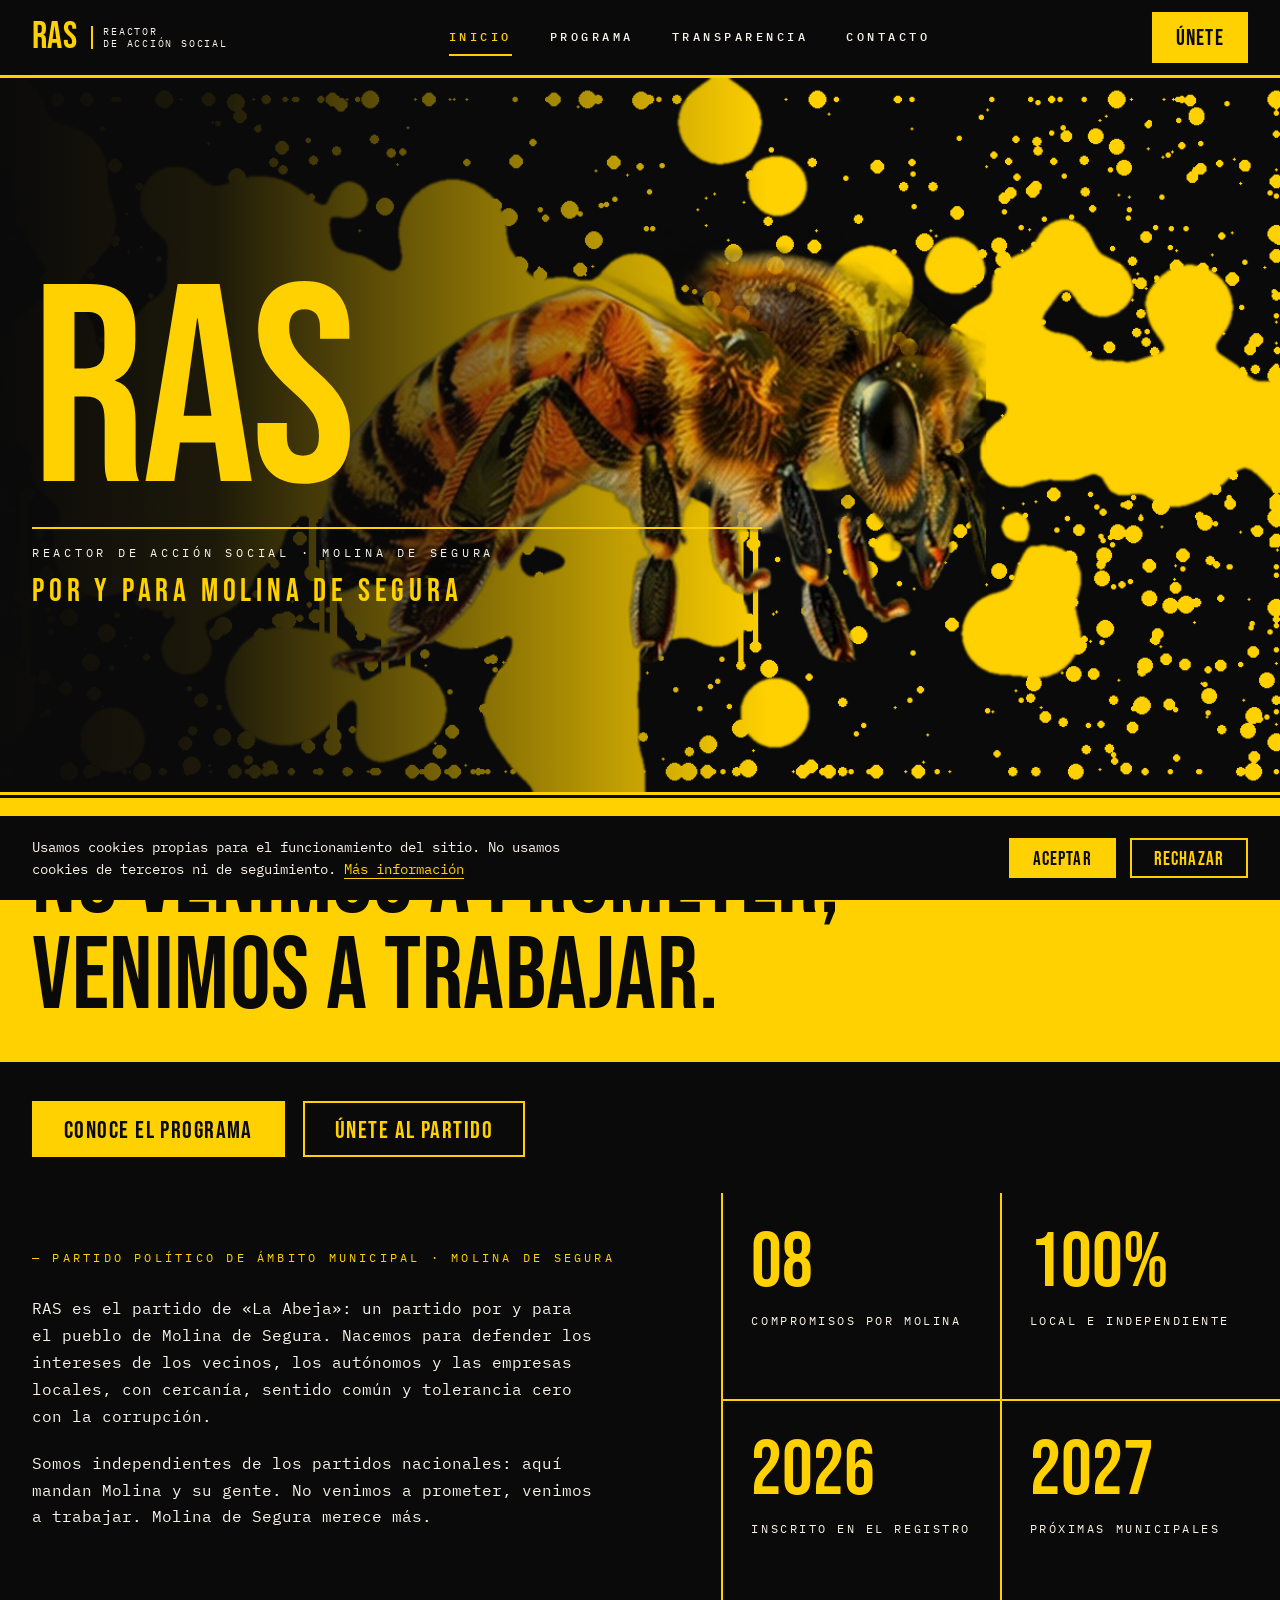
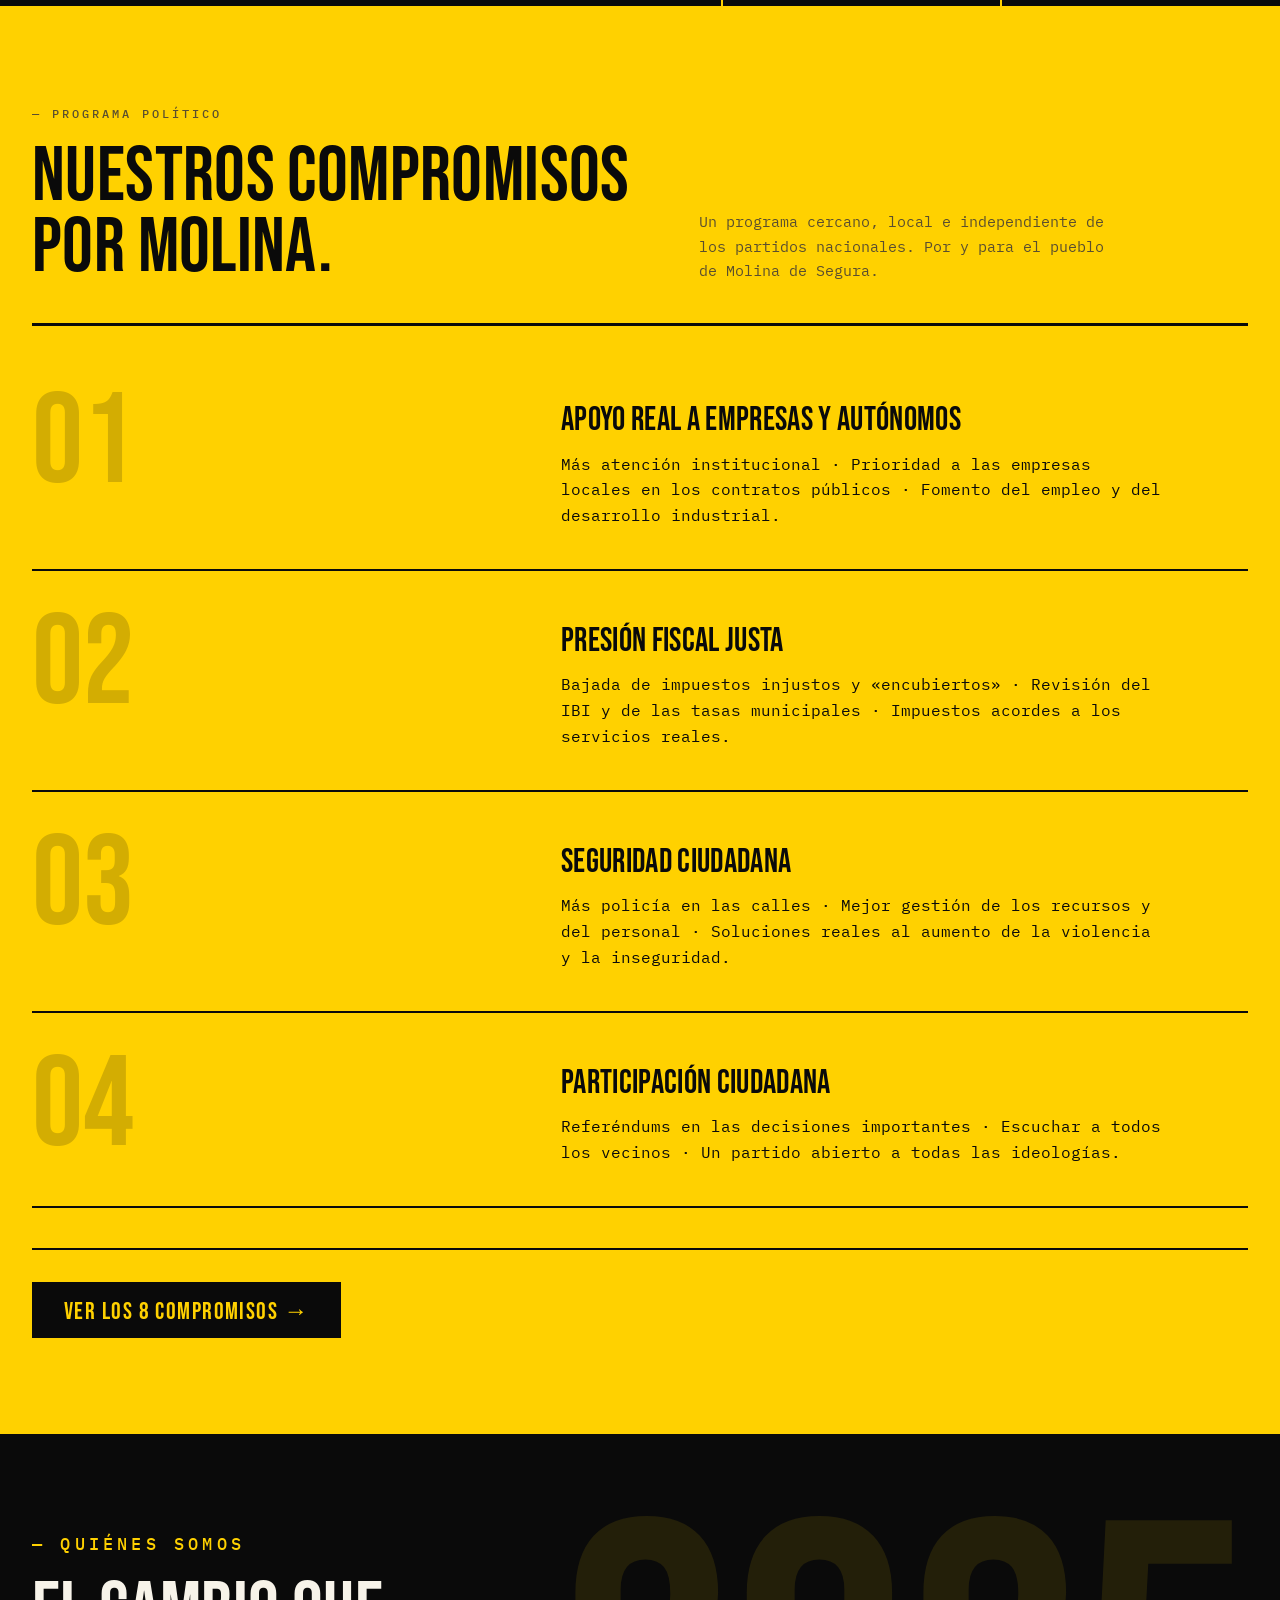
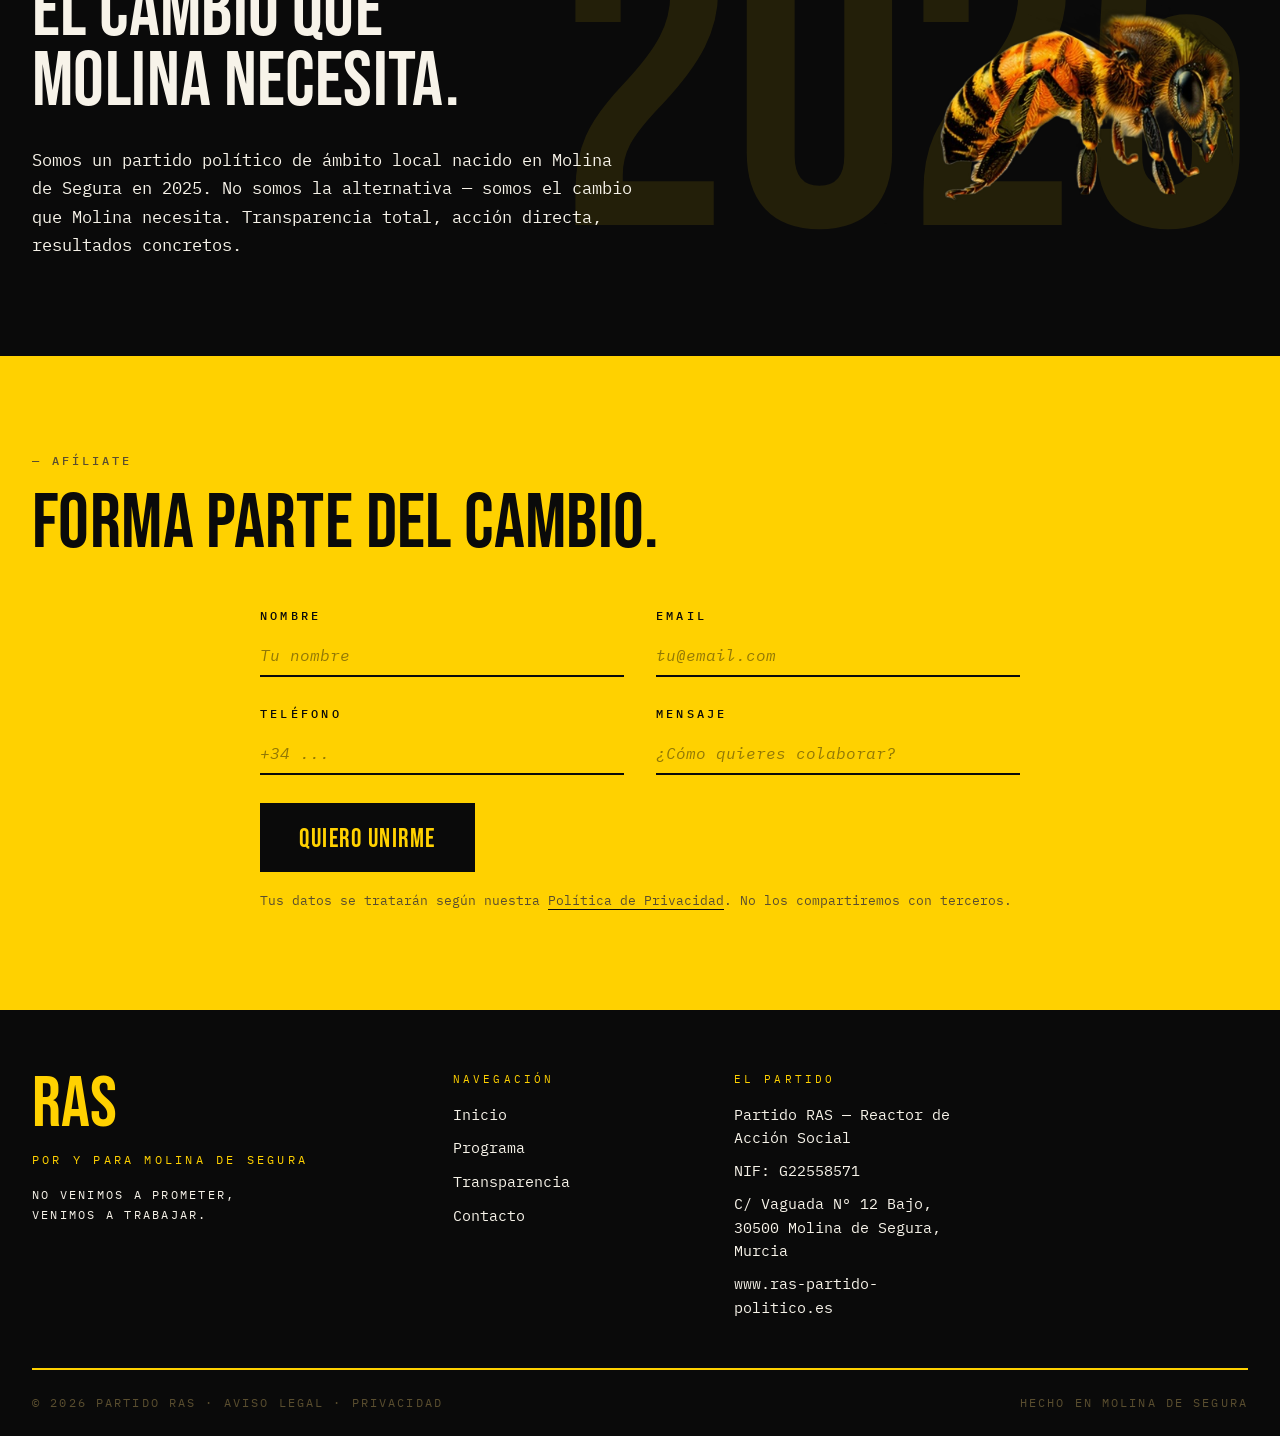
<file: index.html>
<!DOCTYPE html>
<html lang="es">
<head>
  <!-- ============================================================
       META
       ============================================================ -->
  <meta charset="UTF-8" />
  <meta name="viewport" content="width=device-width, initial-scale=1.0" />
  <title>RAS · Reactor de Acción Social — Molina de Segura</title>
  <meta name="description" content="Partido RAS, Reactor de Acción Social. Partido político de ámbito local de Molina de Segura. Por y para Molina de Segura: no venimos a prometer, venimos a trabajar." />
  <meta property="og:title" content="RAS · Reactor de Acción Social — Molina de Segura" />
  <meta property="og:type" content="website" />
  <meta property="og:description" content="Partido político de ámbito local de Molina de Segura. No venimos a prometer, venimos a trabajar." />
  <link rel="canonical" href="https://www.ras-partido-politico.es/" />

  <!-- FUENTES -->
  <link rel="preconnect" href="https://fonts.googleapis.com">
  <link rel="preconnect" href="https://fonts.gstatic.com" crossorigin>
  <link href="https://fonts.googleapis.com/css2?family=Bebas+Neue&family=IBM+Plex+Mono:wght@300;400;500;600;700&display=swap" rel="stylesheet">
  <link rel="stylesheet" href="styles.css" />
</head>
<body>

  <!-- ============================================================
       HEADER / NAVBAR
       ============================================================ -->
  <header class="navbar" id="navbar">
    <div class="navbar-inner">
      <a href="index.html" class="logo" aria-label="RAS — Reactor de Acción Social">
        <span class="logo-mark">RAS</span>
        <span class="logo-sub">Reactor<br/>de Acción Social</span>
      </a>
      <nav class="nav-links" aria-label="Navegación principal">
        <a href="index.html" aria-current="page">Inicio</a>
        <a href="programa.html">Programa</a>
        <a href="transparencia.html">Transparencia</a>
        <a href="contacto.html">Contacto</a>
      </nav>
      <a href="#unete" class="nav-cta">Únete</a>
      <button class="hamburger" id="hamburger" aria-label="Abrir menú" aria-expanded="false">
        <span></span><span></span><span></span>
      </button>
    </div>
  </header>

  <!-- menú móvil -->
  <aside class="mobile-menu" id="mobileMenu" aria-hidden="true">
    <a href="index.html">Inicio</a>
    <a href="programa.html">Programa</a>
    <a href="transparencia.html">Transparencia</a>
    <a href="contacto.html">Contacto</a>
    <a href="#unete" class="nav-cta nav-cta--mobile">Únete</a>
  </aside>

  <!-- ============================================================
       HERO
       ============================================================ -->
  <section class="hero" id="inicio">
    <div class="hero-mark">
      <div class="hero-mark-inner">
        <span class="hero-mark-text">RAS</span>
        <span class="hero-mark-sub">Reactor de Acción Social · Molina de Segura</span>
        <span class="hero-mark-slogan">Por y para Molina de Segura</span>
      </div>
    </div>

    <div class="hero-slogan">
      <p class="hero-slogan-text">No venimos a prometer,<br/>venimos a trabajar.</p>
    </div>

    <!-- CTAs bajo el lema -->
    <div class="hero-cta-row">
      <a href="programa.html" class="btn btn-solid">Conoce el programa</a>
      <a href="#unete" class="btn btn-outline">Únete al partido</a>
    </div>

    <div class="hero-grid">
      <div class="hero-col hero-col--left">
        <p class="hero-eyebrow">— Partido político de ámbito municipal · Molina de Segura</p>
        <p class="hero-lead">
          RAS es el partido de «La Abeja»: un partido por y para el pueblo de Molina de
          Segura. Nacemos para defender los intereses de los vecinos, los autónomos y las
          empresas locales, con cercanía, sentido común y tolerancia cero con la corrupción.
        </p>
        <p class="hero-lead">
          Somos independientes de los partidos nacionales: aquí mandan Molina y su gente.
          No venimos a prometer, venimos a trabajar. Molina de Segura merece más.
        </p>
      </div>

      <div class="hero-col hero-col--right">
        <div class="hero-stat">
          <span class="hero-stat-num">08</span>
          <span class="hero-stat-lbl">Compromisos por Molina</span>
        </div>
        <div class="hero-stat">
          <span class="hero-stat-num">100%</span>
          <span class="hero-stat-lbl">Local e independiente</span>
        </div>
        <div class="hero-stat">
          <span class="hero-stat-num">2026</span>
          <span class="hero-stat-lbl">Inscrito en el Registro</span>
        </div>
        <div class="hero-stat">
          <span class="hero-stat-num">2027</span>
          <span class="hero-stat-lbl">Próximas municipales</span>
        </div>
      </div>
    </div>
  </section>

  <!-- ============================================================
       COMPROMISOS (resumen — solo 4 en el index)
       ============================================================ -->
  <section class="compromisos" id="compromisos">
    <div class="compromisos-head">
      <div class="compromisos-head-left">
        <p class="section-eyebrow">— Programa político</p>
        <h2 class="section-title">Nuestros compromisos<br/>por Molina.</h2>
      </div>
      <div class="compromisos-head-right">
        <p class="section-note">
          Un programa cercano, local e independiente de los partidos nacionales.
          Por y para el pueblo de Molina de Segura.
        </p>
      </div>
    </div>

    <ol class="compromisos-list">
      <li class="compromiso">
        <span class="compromiso-num">01</span>
        <div class="compromiso-body">
          <h3 class="compromiso-title">Apoyo real a empresas y autónomos</h3>
          <p class="compromiso-text">
            Más atención institucional · Prioridad a las empresas locales en los
            contratos públicos · Fomento del empleo y del desarrollo industrial.
          </p>
        </div>
      </li>
      <li class="compromiso">
        <span class="compromiso-num">02</span>
        <div class="compromiso-body">
          <h3 class="compromiso-title">Presión fiscal justa</h3>
          <p class="compromiso-text">
            Bajada de impuestos injustos y «encubiertos» · Revisión del IBI y de las
            tasas municipales · Impuestos acordes a los servicios reales.
          </p>
        </div>
      </li>
      <li class="compromiso">
        <span class="compromiso-num">03</span>
        <div class="compromiso-body">
          <h3 class="compromiso-title">Seguridad ciudadana</h3>
          <p class="compromiso-text">
            Más policía en las calles · Mejor gestión de los recursos y del personal ·
            Soluciones reales al aumento de la violencia y la inseguridad.
          </p>
        </div>
      </li>
      <li class="compromiso">
        <span class="compromiso-num">04</span>
        <div class="compromiso-body">
          <h3 class="compromiso-title">Participación ciudadana</h3>
          <p class="compromiso-text">
            Referéndums en las decisiones importantes · Escuchar a todos los vecinos ·
            Un partido abierto a todas las ideologías.
          </p>
        </div>
      </li>
    </ol>

    <div class="compromisos-more">
      <a href="programa.html" class="btn btn-dark">Ver los 8 compromisos →</a>
    </div>
  </section>

  <!-- ============================================================
       QUIÉNES SOMOS
       ============================================================ -->
  <section class="about" id="quienes-somos">
    <span class="about-year" aria-hidden="true">2025</span>
    <div class="about-grid">
      <div class="about-text">
        <p class="section-eyebrow">— Quiénes somos</p>
        <h2 class="section-title">El cambio que<br/>Molina necesita.</h2>
        <!-- EDITAR: texto definitivo del cliente -->
        <p>
          Somos un partido político de ámbito local nacido en Molina de Segura en 2025.
          No somos la alternativa — somos el cambio que Molina necesita. Transparencia total,
          acción directa, resultados concretos.
        </p>
      </div>
      <div class="about-bee">
        <img src="assets/bee.png" alt="La abeja, símbolo del Partido RAS" />
      </div>
    </div>
  </section>

  <!-- ============================================================
       ÚNETE
       ============================================================ -->
  <section class="unete" id="unete">
    <div class="unete-head">
      <p class="section-eyebrow">— Afíliate</p>
      <h2 class="section-title">Forma parte del cambio.</h2>
    </div>

    <form id="form-unete" class="form-light">
      <!-- Campos ocultos de Formspree -->
      <input type="hidden" name="_subject" value="Nueva solicitud de afiliación RAS">
      <input type="text" name="_gotcha" style="display:none">

      <div class="form-row">
        <div class="form-group">
          <label for="u-name">Nombre</label>
          <input type="text" id="u-name" name="nombre" required placeholder="Tu nombre" />
        </div>
        <div class="form-group">
          <label for="u-email">Email</label>
          <input type="email" id="u-email" name="email" required placeholder="tu@email.com" />
        </div>
      </div>
      <div class="form-row">
        <div class="form-group">
          <label for="u-phone">Teléfono</label>
          <input type="tel" id="u-phone" name="telefono" placeholder="+34 ..." />
        </div>
        <div class="form-group">
          <label for="u-msg">Mensaje</label>
          <input type="text" id="u-msg" name="mensaje" placeholder="¿Cómo quieres colaborar?" />
        </div>
      </div>
      <button type="submit" class="form-submit">Quiero unirme</button>
      <p class="form-note">
        Tus datos se tratarán según nuestra <a href="privacidad.html">Política de Privacidad</a>.
        No los compartiremos con terceros.
      </p>
    </form>
  </section>

  <!-- ============================================================
       FOOTER
       ============================================================ -->
  <footer class="footer">
    <div class="footer-inner">
      <div class="footer-brand">
        <span class="footer-mark">RAS</span>
        <p class="footer-slogan">Por y para Molina de Segura</p>
        <p class="footer-tagline">No venimos a prometer,<br/>venimos a trabajar.</p>
      </div>
      <div class="footer-col">
        <h4>Navegación</h4>
        <ul>
          <li><a href="index.html">Inicio</a></li>
          <li><a href="programa.html">Programa</a></li>
          <li><a href="transparencia.html">Transparencia</a></li>
          <li><a href="contacto.html">Contacto</a></li>
        </ul>
      </div>
      <div class="footer-col">
        <h4>El partido</h4>
        <ul>
          <li>Partido RAS — Reactor de Acción Social</li>
          <li>NIF: G22558571</li>
          <li>C/ Vaguada Nº 12 Bajo, 30500 Molina de Segura, Murcia</li>
          <li><a href="https://www.ras-partido-politico.es">www.ras-partido-politico.es</a></li>
        </ul>
      </div>
    </div>
    <div class="footer-bottom">
      <span>© 2026 Partido RAS · <a href="aviso-legal.html">Aviso legal</a> · <a href="privacidad.html">Privacidad</a></span>
      <span>Hecho en Molina de Segura</span>
    </div>
  </footer>

  <!-- navegación inferior móvil -->
  <nav class="bottom-nav" aria-label="Navegación móvil">
    <a href="index.html">Inicio</a>
    <a href="programa.html">Programa</a>
    <a href="transparencia.html">Cuentas</a>
    <a href="contacto.html">Contacto</a>
  </nav>

  <!-- ============================================================
       BANNER DE COOKIES
       ============================================================ -->
  <div class="cookie-banner hidden" id="cookieBanner" role="dialog" aria-label="Aviso de cookies">
    <p class="cookie-text">
      Usamos cookies propias para el funcionamiento del sitio. No usamos cookies de terceros
      ni de seguimiento. <a href="privacidad.html">Más información</a>
    </p>
    <div class="cookie-actions">
      <button type="button" class="btn btn-solid" id="cookieAccept">Aceptar</button>
      <button type="button" class="btn btn-outline" id="cookieReject">Rechazar</button>
    </div>
  </div>

  <!-- ============================================================
       MODAL DE CONFIRMACIÓN DE ENVÍO (lo muestra script.js)
       ============================================================ -->
  <div id="modal-ok" style="display:none; position:fixed; inset:0; background:rgba(0,0,0,0.7); z-index:9999;
    align-items:center; justify-content:center;">
    <div style="background:var(--color-papel); padding:48px 40px; max-width:420px; width:90%; position:relative;">
      <button onclick="document.getElementById('modal-ok').style.display='none'" style="position:absolute;
        top:16px; right:16px; background:none; border:none; font-size:20px; cursor:pointer; color:var(--color-negro)">
        ✕
      </button>
      <p style="font-family:var(--font-display); font-size:24px; margin-bottom:12px; color:var(--color-negro)">
        ¡Mensaje recibido!
      </p>
      <p style="font-family:var(--font-body); font-size:15px; color:var(--color-negro)">
        Gracias por contactar con RAS. Te responderemos en breve.
      </p>
    </div>
  </div>

  <script src="script.js"></script>
</body>
</html>
</file>
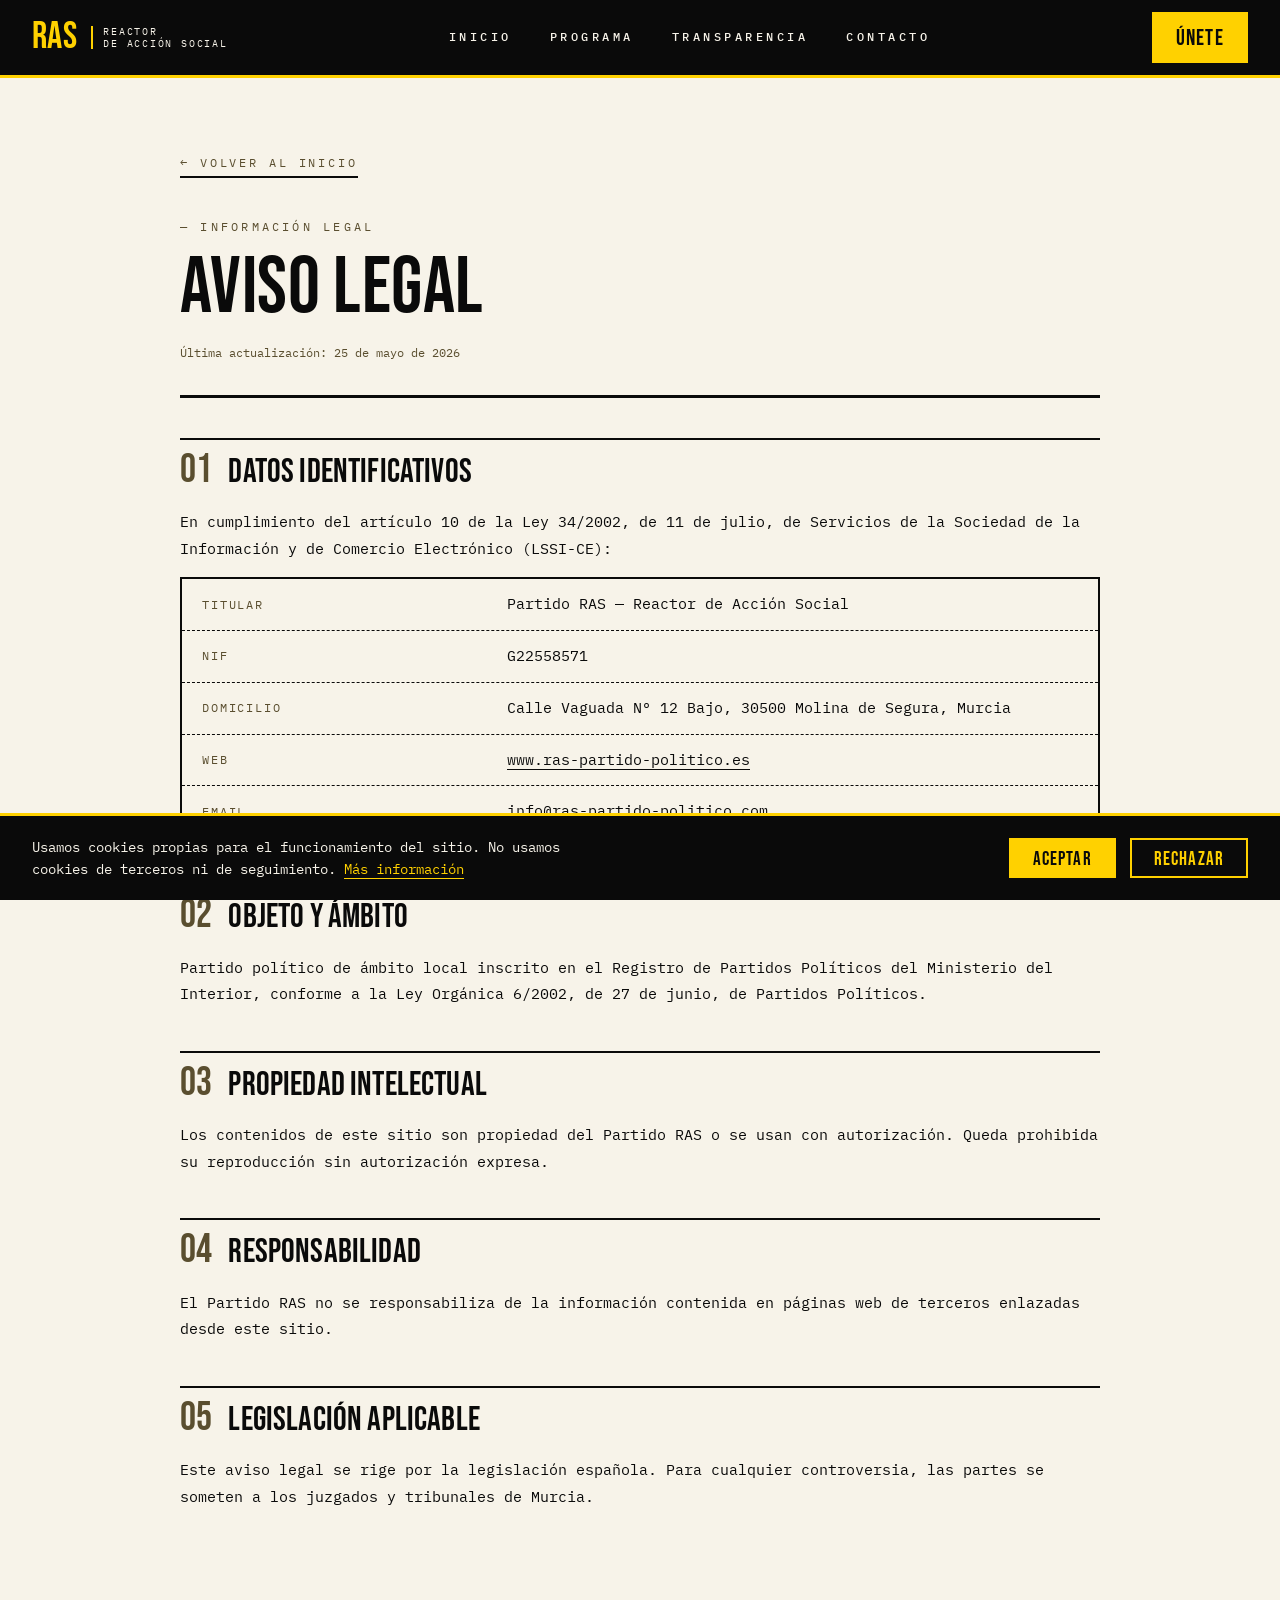
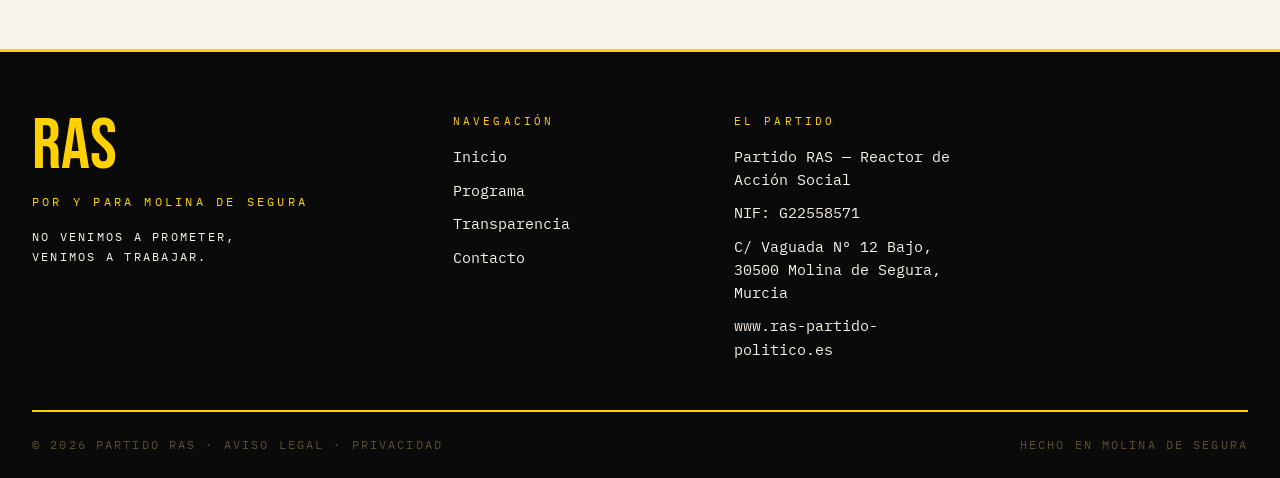
<file: aviso-legal.html>
<!DOCTYPE html>
<html lang="es">
<head>
  <!-- ============================================================
       META
       ============================================================ -->
  <meta charset="UTF-8" />
  <meta name="viewport" content="width=device-width, initial-scale=1.0" />
  <title>Aviso Legal · RAS — Reactor de Acción Social</title>
  <meta name="description" content="Aviso legal del Partido RAS — Reactor de Acción Social, conforme al artículo 10 de la Ley 34/2002." />
  <meta property="og:title" content="Aviso Legal · Partido RAS" />
  <meta property="og:type" content="website" />
  <meta property="og:description" content="Datos identificativos y condiciones de uso del sitio web del Partido RAS." />
  <link rel="canonical" href="https://www.ras-partido-politico.es/aviso-legal.html" />

  <link rel="preconnect" href="https://fonts.googleapis.com">
  <link rel="preconnect" href="https://fonts.gstatic.com" crossorigin>
  <link href="https://fonts.googleapis.com/css2?family=Bebas+Neue&family=IBM+Plex+Mono:wght@300;400;500;600;700&display=swap" rel="stylesheet">
  <link rel="stylesheet" href="styles.css" />
</head>
<body>

  <!-- HEADER -->
  <header class="navbar" id="navbar">
    <div class="navbar-inner">
      <a href="index.html" class="logo" aria-label="RAS — Reactor de Acción Social">
        <span class="logo-mark">RAS</span>
        <span class="logo-sub">Reactor<br/>de Acción Social</span>
      </a>
      <nav class="nav-links" aria-label="Navegación principal">
        <a href="index.html">Inicio</a>
        <a href="programa.html">Programa</a>
        <a href="transparencia.html">Transparencia</a>
        <a href="contacto.html">Contacto</a>
      </nav>
      <a href="index.html#unete" class="nav-cta">Únete</a>
      <button class="hamburger" id="hamburger" aria-label="Abrir menú" aria-expanded="false">
        <span></span><span></span><span></span>
      </button>
    </div>
  </header>

  <aside class="mobile-menu" id="mobileMenu" aria-hidden="true">
    <a href="index.html">Inicio</a>
    <a href="programa.html">Programa</a>
    <a href="transparencia.html">Transparencia</a>
    <a href="contacto.html">Contacto</a>
    <a href="index.html#unete" class="nav-cta nav-cta--mobile">Únete</a>
  </aside>

  <!-- ============================================================
       CONTENIDO LEGAL
       ============================================================ -->
  <main class="legal">
    <div class="legal-inner">
      <a href="index.html" class="legal-back">← Volver al inicio</a>
      <p class="legal-eyebrow">— Información legal</p>
      <h1 class="legal-title">Aviso Legal</h1>
      <p class="legal-updated">Última actualización: 25 de mayo de 2026</p>

      <section class="legal-section">
        <h2><span class="legal-num">01</span> Datos identificativos</h2>
        <p>En cumplimiento del artículo 10 de la Ley 34/2002, de 11 de julio, de Servicios de la Sociedad de la Información y de Comercio Electrónico (LSSI-CE):</p>
        <dl class="legal-data">
          <div><dt>Titular</dt><dd>Partido RAS — Reactor de Acción Social</dd></div>
          <div><dt>NIF</dt><dd>G22558571</dd></div>
          <div><dt>Domicilio</dt><dd>Calle Vaguada Nº 12 Bajo, 30500 Molina de Segura, Murcia</dd></div>
          <div><dt>Web</dt><dd><a href="https://www.ras-partido-politico.es">www.ras-partido-politico.es</a></dd></div>
          <div><dt>Email</dt><dd><a class="email-link" role="button" tabindex="0" data-u="info" data-d="ras-partido-politico.com">correo</a></dd></div>
        </dl>
      </section>

      <section class="legal-section">
        <h2><span class="legal-num">02</span> Objeto y ámbito</h2>
        <p>
          Partido político de ámbito local inscrito en el Registro de Partidos Políticos del
          Ministerio del Interior, conforme a la Ley Orgánica 6/2002, de 27 de junio, de Partidos
          Políticos.
        </p>
      </section>

      <section class="legal-section">
        <h2><span class="legal-num">03</span> Propiedad intelectual</h2>
        <p>
          Los contenidos de este sitio son propiedad del Partido RAS o se usan con autorización.
          Queda prohibida su reproducción sin autorización expresa.
        </p>
      </section>

      <section class="legal-section">
        <h2><span class="legal-num">04</span> Responsabilidad</h2>
        <p>
          El Partido RAS no se responsabiliza de la información contenida en páginas web de
          terceros enlazadas desde este sitio.
        </p>
      </section>

      <section class="legal-section">
        <h2><span class="legal-num">05</span> Legislación aplicable</h2>
        <p>
          Este aviso legal se rige por la legislación española. Para cualquier controversia, las
          partes se someten a los juzgados y tribunales de Murcia.
        </p>
      </section>
    </div>
  </main>

  <!-- FOOTER -->
  <footer class="footer">
    <div class="footer-inner">
      <div class="footer-brand">
        <span class="footer-mark">RAS</span>
        <p class="footer-slogan">Por y para Molina de Segura</p>
        <p class="footer-tagline">No venimos a prometer,<br/>venimos a trabajar.</p>
      </div>
      <div class="footer-col">
        <h4>Navegación</h4>
        <ul>
          <li><a href="index.html">Inicio</a></li>
          <li><a href="programa.html">Programa</a></li>
          <li><a href="transparencia.html">Transparencia</a></li>
          <li><a href="contacto.html">Contacto</a></li>
        </ul>
      </div>
      <div class="footer-col">
        <h4>El partido</h4>
        <ul>
          <li>Partido RAS — Reactor de Acción Social</li>
          <li>NIF: G22558571</li>
          <li>C/ Vaguada Nº 12 Bajo, 30500 Molina de Segura, Murcia</li>
          <li><a href="https://www.ras-partido-politico.es">www.ras-partido-politico.es</a></li>
        </ul>
      </div>
    </div>
    <div class="footer-bottom">
      <span>© 2026 Partido RAS · <a href="aviso-legal.html">Aviso legal</a> · <a href="privacidad.html">Privacidad</a></span>
      <span>Hecho en Molina de Segura</span>
    </div>
  </footer>

  <nav class="bottom-nav" aria-label="Navegación móvil">
    <a href="index.html">Inicio</a>
    <a href="programa.html">Programa</a>
    <a href="transparencia.html">Cuentas</a>
    <a href="contacto.html">Contacto</a>
  </nav>

  <!-- BANNER DE COOKIES -->
  <div class="cookie-banner hidden" id="cookieBanner" role="dialog" aria-label="Aviso de cookies">
    <p class="cookie-text">
      Usamos cookies propias para el funcionamiento del sitio. No usamos cookies de terceros
      ni de seguimiento. <a href="privacidad.html">Más información</a>
    </p>
    <div class="cookie-actions">
      <button type="button" class="btn btn-solid" id="cookieAccept">Aceptar</button>
      <button type="button" class="btn btn-outline" id="cookieReject">Rechazar</button>
    </div>
  </div>

  <script src="script.js"></script>
</body>
</html>
</file>
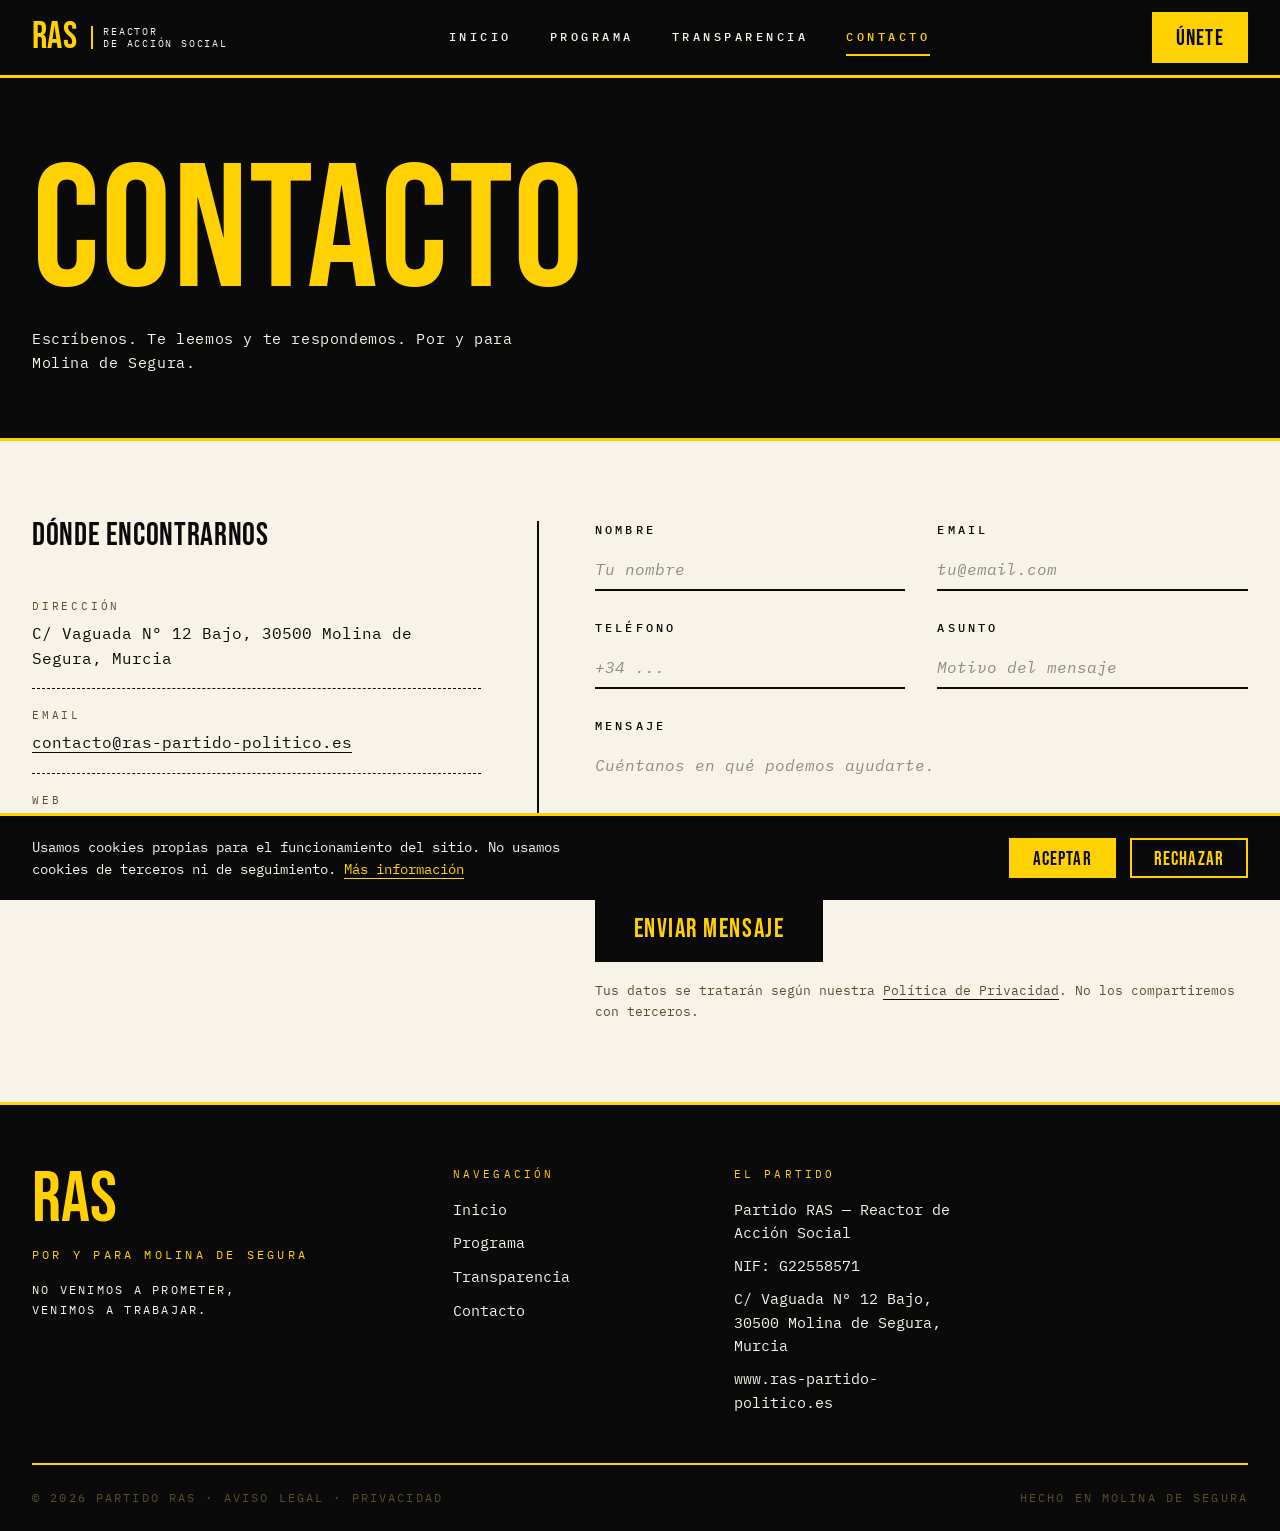
<file: contacto.html>
<!DOCTYPE html>
<html lang="es">
<head>
  <!-- ============================================================
       META
       ============================================================ -->
  <meta charset="UTF-8" />
  <meta name="viewport" content="width=device-width, initial-scale=1.0" />
  <title>Contacto · RAS — Reactor de Acción Social</title>
  <meta name="description" content="Contacta con el Partido RAS — Reactor de Acción Social de Molina de Segura. Escríbenos o pásate por nuestra sede." />
  <meta property="og:title" content="Contacto · Partido RAS" />
  <meta property="og:type" content="website" />
  <meta property="og:description" content="Contacta con el Partido RAS de Molina de Segura." />
  <link rel="canonical" href="https://www.ras-partido-politico.es/contacto.html" />

  <link rel="preconnect" href="https://fonts.googleapis.com">
  <link rel="preconnect" href="https://fonts.gstatic.com" crossorigin>
  <link href="https://fonts.googleapis.com/css2?family=Bebas+Neue&family=IBM+Plex+Mono:wght@300;400;500;600;700&display=swap" rel="stylesheet">
  <link rel="stylesheet" href="styles.css" />
</head>
<body>

  <!-- HEADER -->
  <header class="navbar" id="navbar">
    <div class="navbar-inner">
      <a href="index.html" class="logo" aria-label="RAS — Reactor de Acción Social">
        <span class="logo-mark">RAS</span>
        <span class="logo-sub">Reactor<br/>de Acción Social</span>
      </a>
      <nav class="nav-links" aria-label="Navegación principal">
        <a href="index.html">Inicio</a>
        <a href="programa.html">Programa</a>
        <a href="transparencia.html">Transparencia</a>
        <a href="contacto.html" aria-current="page">Contacto</a>
      </nav>
      <a href="index.html#unete" class="nav-cta">Únete</a>
      <button class="hamburger" id="hamburger" aria-label="Abrir menú" aria-expanded="false">
        <span></span><span></span><span></span>
      </button>
    </div>
  </header>

  <aside class="mobile-menu" id="mobileMenu" aria-hidden="true">
    <a href="index.html">Inicio</a>
    <a href="programa.html">Programa</a>
    <a href="transparencia.html">Transparencia</a>
    <a href="contacto.html">Contacto</a>
    <a href="index.html#unete" class="nav-cta nav-cta--mobile">Únete</a>
  </aside>

  <!-- ============================================================
       CABECERA DE PÁGINA
       ============================================================ -->
  <section class="page-header">
    <div class="page-header-inner">
      <h1 class="page-header-title">Contacto</h1>
      <p class="page-header-sub">Escríbenos. Te leemos y te respondemos. Por y para Molina de Segura.</p>
    </div>
  </section>

  <!-- ============================================================
       DATOS + FORMULARIO
       ============================================================ -->
  <section class="bloque-papel">
    <div class="bloque-inner contacto-light">

      <!-- Columna izquierda: datos -->
      <aside class="contacto-data">
        <h2 class="contacto-data-title">Dónde encontrarnos</h2>
        <ul>
          <li>
            <span class="clabel">Dirección</span>
            <span class="cvalue">C/ Vaguada Nº 12 Bajo, 30500 Molina de Segura, Murcia</span>
          </li>
          <li>
            <span class="clabel">Email</span>
            <span class="cvalue"><a class="email-link" role="button" tabindex="0" data-u="contacto" data-d="ras-partido-politico.es">correo</a></span>
          </li>
          <li>
            <span class="clabel">Web</span>
            <span class="cvalue"><a href="https://www.ras-partido-politico.es">www.ras-partido-politico.es</a></span>
          </li>
        </ul>
      </aside>

      <!-- Columna derecha: formulario (Formspree vía fetch) -->
      <form id="form-contacto" class="form-light">
        <!-- Campos ocultos de Formspree -->
        <input type="hidden" name="_subject" value="Nuevo mensaje web RAS">
        <input type="text" name="_gotcha" style="display:none">

        <div class="form-row">
          <div class="form-group">
            <label for="c-name">Nombre</label>
            <input type="text" id="c-name" name="nombre" required placeholder="Tu nombre" />
          </div>
          <div class="form-group">
            <label for="c-email">Email</label>
            <input type="email" id="c-email" name="email" required placeholder="tu@email.com" />
          </div>
        </div>
        <div class="form-row">
          <div class="form-group">
            <label for="c-phone">Teléfono</label>
            <input type="tel" id="c-phone" name="telefono" placeholder="+34 ..." />
          </div>
          <div class="form-group">
            <label for="c-subject">Asunto</label>
            <input type="text" id="c-subject" name="asunto" placeholder="Motivo del mensaje" />
          </div>
        </div>
        <div class="form-group">
          <label for="c-msg">Mensaje</label>
          <textarea id="c-msg" name="mensaje" required placeholder="Cuéntanos en qué podemos ayudarte."></textarea>
        </div>
        <button type="submit" class="form-submit">Enviar mensaje</button>
        <p class="form-note">
          Tus datos se tratarán según nuestra <a href="privacidad.html">Política de Privacidad</a>.
          No los compartiremos con terceros.
        </p>
      </form>

    </div>
  </section>

  <!-- FOOTER -->
  <footer class="footer">
    <div class="footer-inner">
      <div class="footer-brand">
        <span class="footer-mark">RAS</span>
        <p class="footer-slogan">Por y para Molina de Segura</p>
        <p class="footer-tagline">No venimos a prometer,<br/>venimos a trabajar.</p>
      </div>
      <div class="footer-col">
        <h4>Navegación</h4>
        <ul>
          <li><a href="index.html">Inicio</a></li>
          <li><a href="programa.html">Programa</a></li>
          <li><a href="transparencia.html">Transparencia</a></li>
          <li><a href="contacto.html">Contacto</a></li>
        </ul>
      </div>
      <div class="footer-col">
        <h4>El partido</h4>
        <ul>
          <li>Partido RAS — Reactor de Acción Social</li>
          <li>NIF: G22558571</li>
          <li>C/ Vaguada Nº 12 Bajo, 30500 Molina de Segura, Murcia</li>
          <li><a href="https://www.ras-partido-politico.es">www.ras-partido-politico.es</a></li>
        </ul>
      </div>
    </div>
    <div class="footer-bottom">
      <span>© 2026 Partido RAS · <a href="aviso-legal.html">Aviso legal</a> · <a href="privacidad.html">Privacidad</a></span>
      <span>Hecho en Molina de Segura</span>
    </div>
  </footer>

  <nav class="bottom-nav" aria-label="Navegación móvil">
    <a href="index.html">Inicio</a>
    <a href="programa.html">Programa</a>
    <a href="transparencia.html">Cuentas</a>
    <a href="contacto.html">Contacto</a>
  </nav>

  <!-- BANNER DE COOKIES -->
  <div class="cookie-banner hidden" id="cookieBanner" role="dialog" aria-label="Aviso de cookies">
    <p class="cookie-text">
      Usamos cookies propias para el funcionamiento del sitio. No usamos cookies de terceros
      ni de seguimiento. <a href="privacidad.html">Más información</a>
    </p>
    <div class="cookie-actions">
      <button type="button" class="btn btn-solid" id="cookieAccept">Aceptar</button>
      <button type="button" class="btn btn-outline" id="cookieReject">Rechazar</button>
    </div>
  </div>

  <!-- ============================================================
       MODAL DE CONFIRMACIÓN DE ENVÍO (lo muestra script.js)
       ============================================================ -->
  <div id="modal-ok" style="display:none; position:fixed; inset:0; background:rgba(0,0,0,0.7); z-index:9999;
    align-items:center; justify-content:center;">
    <div style="background:var(--color-papel); padding:48px 40px; max-width:420px; width:90%; position:relative;">
      <button onclick="document.getElementById('modal-ok').style.display='none'" style="position:absolute;
        top:16px; right:16px; background:none; border:none; font-size:20px; cursor:pointer; color:var(--color-negro)">
        ✕
      </button>
      <p style="font-family:var(--font-display); font-size:24px; margin-bottom:12px; color:var(--color-negro)">
        ¡Mensaje recibido!
      </p>
      <p style="font-family:var(--font-body); font-size:15px; color:var(--color-negro)">
        Gracias por contactar con RAS. Te responderemos en breve.
      </p>
    </div>
  </div>

  <script src="script.js"></script>
</body>
</html>
</file>
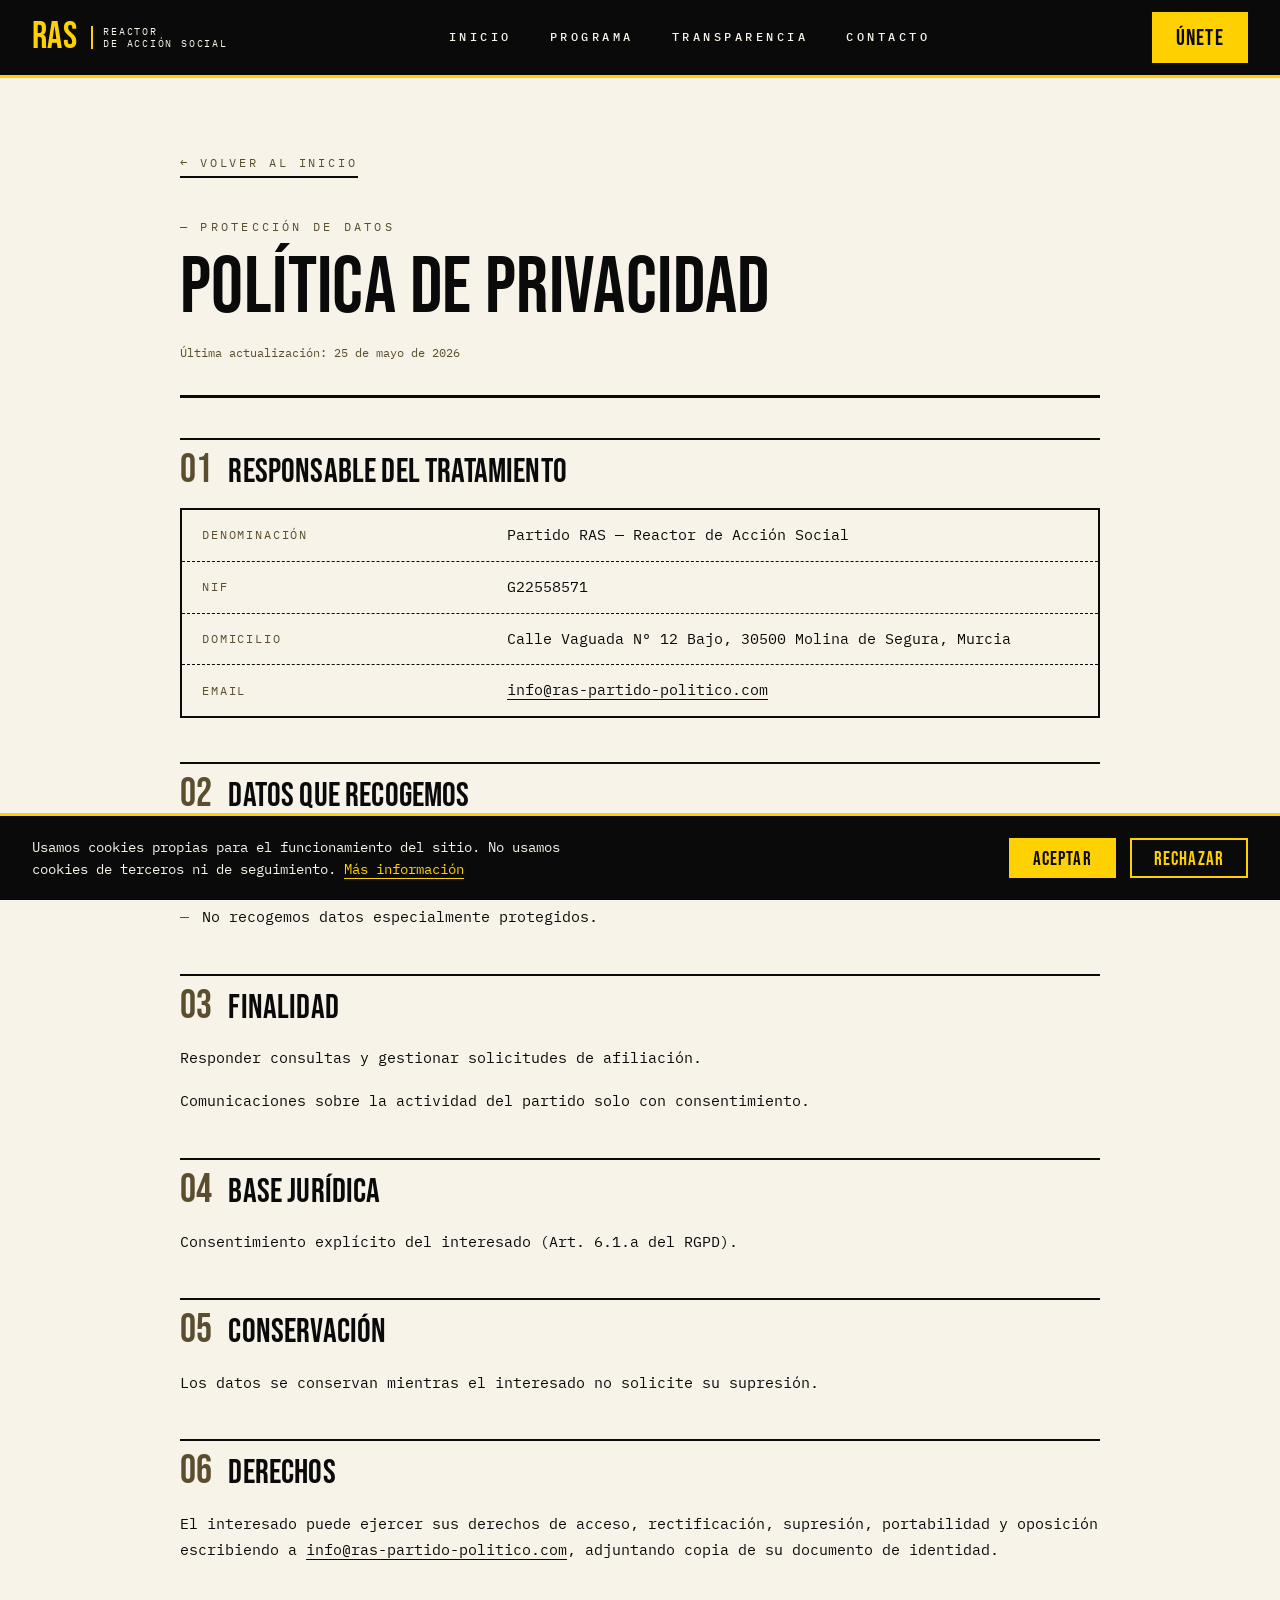
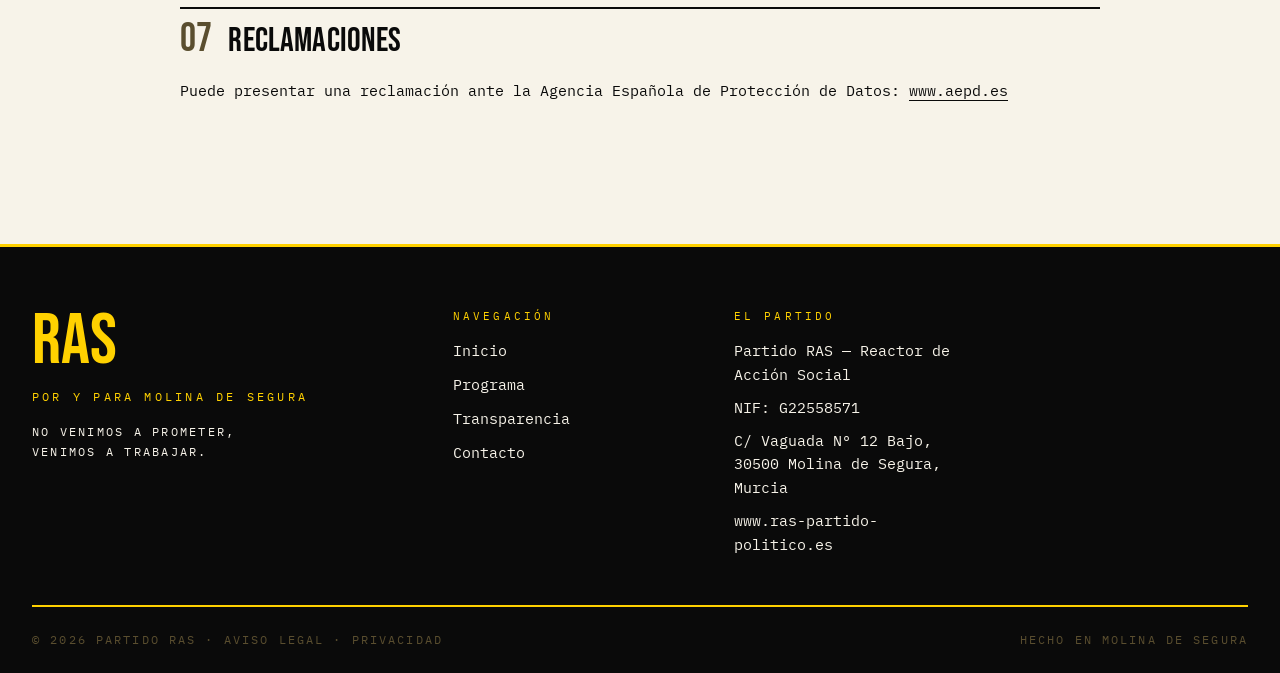
<file: privacidad.html>
<!DOCTYPE html>
<html lang="es">
<head>
  <!-- ============================================================
       META
       ============================================================ -->
  <meta charset="UTF-8" />
  <meta name="viewport" content="width=device-width, initial-scale=1.0" />
  <title>Política de Privacidad · RAS — Reactor de Acción Social</title>
  <meta name="description" content="Política de privacidad del Partido RAS — Reactor de Acción Social, conforme al RGPD y la LOPDGDD." />
  <meta property="og:title" content="Política de Privacidad · Partido RAS" />
  <meta property="og:type" content="website" />
  <meta property="og:description" content="Cómo tratamos tus datos personales en el sitio web del Partido RAS." />
  <link rel="canonical" href="https://www.ras-partido-politico.es/privacidad.html" />

  <link rel="preconnect" href="https://fonts.googleapis.com">
  <link rel="preconnect" href="https://fonts.gstatic.com" crossorigin>
  <link href="https://fonts.googleapis.com/css2?family=Bebas+Neue&family=IBM+Plex+Mono:wght@300;400;500;600;700&display=swap" rel="stylesheet">
  <link rel="stylesheet" href="styles.css" />
</head>
<body>

  <!-- HEADER -->
  <header class="navbar" id="navbar">
    <div class="navbar-inner">
      <a href="index.html" class="logo" aria-label="RAS — Reactor de Acción Social">
        <span class="logo-mark">RAS</span>
        <span class="logo-sub">Reactor<br/>de Acción Social</span>
      </a>
      <nav class="nav-links" aria-label="Navegación principal">
        <a href="index.html">Inicio</a>
        <a href="programa.html">Programa</a>
        <a href="transparencia.html">Transparencia</a>
        <a href="contacto.html">Contacto</a>
      </nav>
      <a href="index.html#unete" class="nav-cta">Únete</a>
      <button class="hamburger" id="hamburger" aria-label="Abrir menú" aria-expanded="false">
        <span></span><span></span><span></span>
      </button>
    </div>
  </header>

  <aside class="mobile-menu" id="mobileMenu" aria-hidden="true">
    <a href="index.html">Inicio</a>
    <a href="programa.html">Programa</a>
    <a href="transparencia.html">Transparencia</a>
    <a href="contacto.html">Contacto</a>
    <a href="index.html#unete" class="nav-cta nav-cta--mobile">Únete</a>
  </aside>

  <!-- ============================================================
       CONTENIDO LEGAL
       ============================================================ -->
  <main class="legal">
    <div class="legal-inner">
      <a href="index.html" class="legal-back">← Volver al inicio</a>
      <p class="legal-eyebrow">— Protección de datos</p>
      <h1 class="legal-title">Política de Privacidad</h1>
      <p class="legal-updated">Última actualización: 25 de mayo de 2026</p>

      <section class="legal-section">
        <h2><span class="legal-num">01</span> Responsable del tratamiento</h2>
        <dl class="legal-data">
          <div><dt>Denominación</dt><dd>Partido RAS — Reactor de Acción Social</dd></div>
          <div><dt>NIF</dt><dd>G22558571</dd></div>
          <div><dt>Domicilio</dt><dd>Calle Vaguada Nº 12 Bajo, 30500 Molina de Segura, Murcia</dd></div>
          <div><dt>Email</dt><dd><a class="email-link" role="button" tabindex="0" data-u="info" data-d="ras-partido-politico.com">correo</a></dd></div>
        </dl>
      </section>

      <section class="legal-section">
        <h2><span class="legal-num">02</span> Datos que recogemos</h2>
        <ul>
          <li>Formulario de contacto: nombre, email, teléfono, asunto y mensaje.</li>
          <li>Formulario de afiliación: nombre, email, teléfono y mensaje.</li>
          <li>No recogemos datos especialmente protegidos.</li>
        </ul>
      </section>

      <section class="legal-section">
        <h2><span class="legal-num">03</span> Finalidad</h2>
        <p>Responder consultas y gestionar solicitudes de afiliación.</p>
        <p>Comunicaciones sobre la actividad del partido solo con consentimiento.</p>
      </section>

      <section class="legal-section">
        <h2><span class="legal-num">04</span> Base jurídica</h2>
        <p>Consentimiento explícito del interesado (Art. 6.1.a del RGPD).</p>
      </section>

      <section class="legal-section">
        <h2><span class="legal-num">05</span> Conservación</h2>
        <p>Los datos se conservan mientras el interesado no solicite su supresión.</p>
      </section>

      <section class="legal-section">
        <h2><span class="legal-num">06</span> Derechos</h2>
        <p>
          El interesado puede ejercer sus derechos de acceso, rectificación, supresión,
          portabilidad y oposición escribiendo a
          <a class="email-link" role="button" tabindex="0" data-u="info" data-d="ras-partido-politico.com">correo</a>,
          adjuntando copia de su documento de identidad.
        </p>
      </section>

      <section class="legal-section">
        <h2><span class="legal-num">07</span> Reclamaciones</h2>
        <p>
          Puede presentar una reclamación ante la Agencia Española de Protección de Datos:
          <a href="https://www.aepd.es" target="_blank" rel="noopener">www.aepd.es</a>
        </p>
      </section>
    </div>
  </main>

  <!-- FOOTER -->
  <footer class="footer">
    <div class="footer-inner">
      <div class="footer-brand">
        <span class="footer-mark">RAS</span>
        <p class="footer-slogan">Por y para Molina de Segura</p>
        <p class="footer-tagline">No venimos a prometer,<br/>venimos a trabajar.</p>
      </div>
      <div class="footer-col">
        <h4>Navegación</h4>
        <ul>
          <li><a href="index.html">Inicio</a></li>
          <li><a href="programa.html">Programa</a></li>
          <li><a href="transparencia.html">Transparencia</a></li>
          <li><a href="contacto.html">Contacto</a></li>
        </ul>
      </div>
      <div class="footer-col">
        <h4>El partido</h4>
        <ul>
          <li>Partido RAS — Reactor de Acción Social</li>
          <li>NIF: G22558571</li>
          <li>C/ Vaguada Nº 12 Bajo, 30500 Molina de Segura, Murcia</li>
          <li><a href="https://www.ras-partido-politico.es">www.ras-partido-politico.es</a></li>
        </ul>
      </div>
    </div>
    <div class="footer-bottom">
      <span>© 2026 Partido RAS · <a href="aviso-legal.html">Aviso legal</a> · <a href="privacidad.html">Privacidad</a></span>
      <span>Hecho en Molina de Segura</span>
    </div>
  </footer>

  <nav class="bottom-nav" aria-label="Navegación móvil">
    <a href="index.html">Inicio</a>
    <a href="programa.html">Programa</a>
    <a href="transparencia.html">Cuentas</a>
    <a href="contacto.html">Contacto</a>
  </nav>

  <!-- BANNER DE COOKIES -->
  <div class="cookie-banner hidden" id="cookieBanner" role="dialog" aria-label="Aviso de cookies">
    <p class="cookie-text">
      Usamos cookies propias para el funcionamiento del sitio. No usamos cookies de terceros
      ni de seguimiento. <a href="privacidad.html">Más información</a>
    </p>
    <div class="cookie-actions">
      <button type="button" class="btn btn-solid" id="cookieAccept">Aceptar</button>
      <button type="button" class="btn btn-outline" id="cookieReject">Rechazar</button>
    </div>
  </div>

  <script src="script.js"></script>
</body>
</html>
</file>
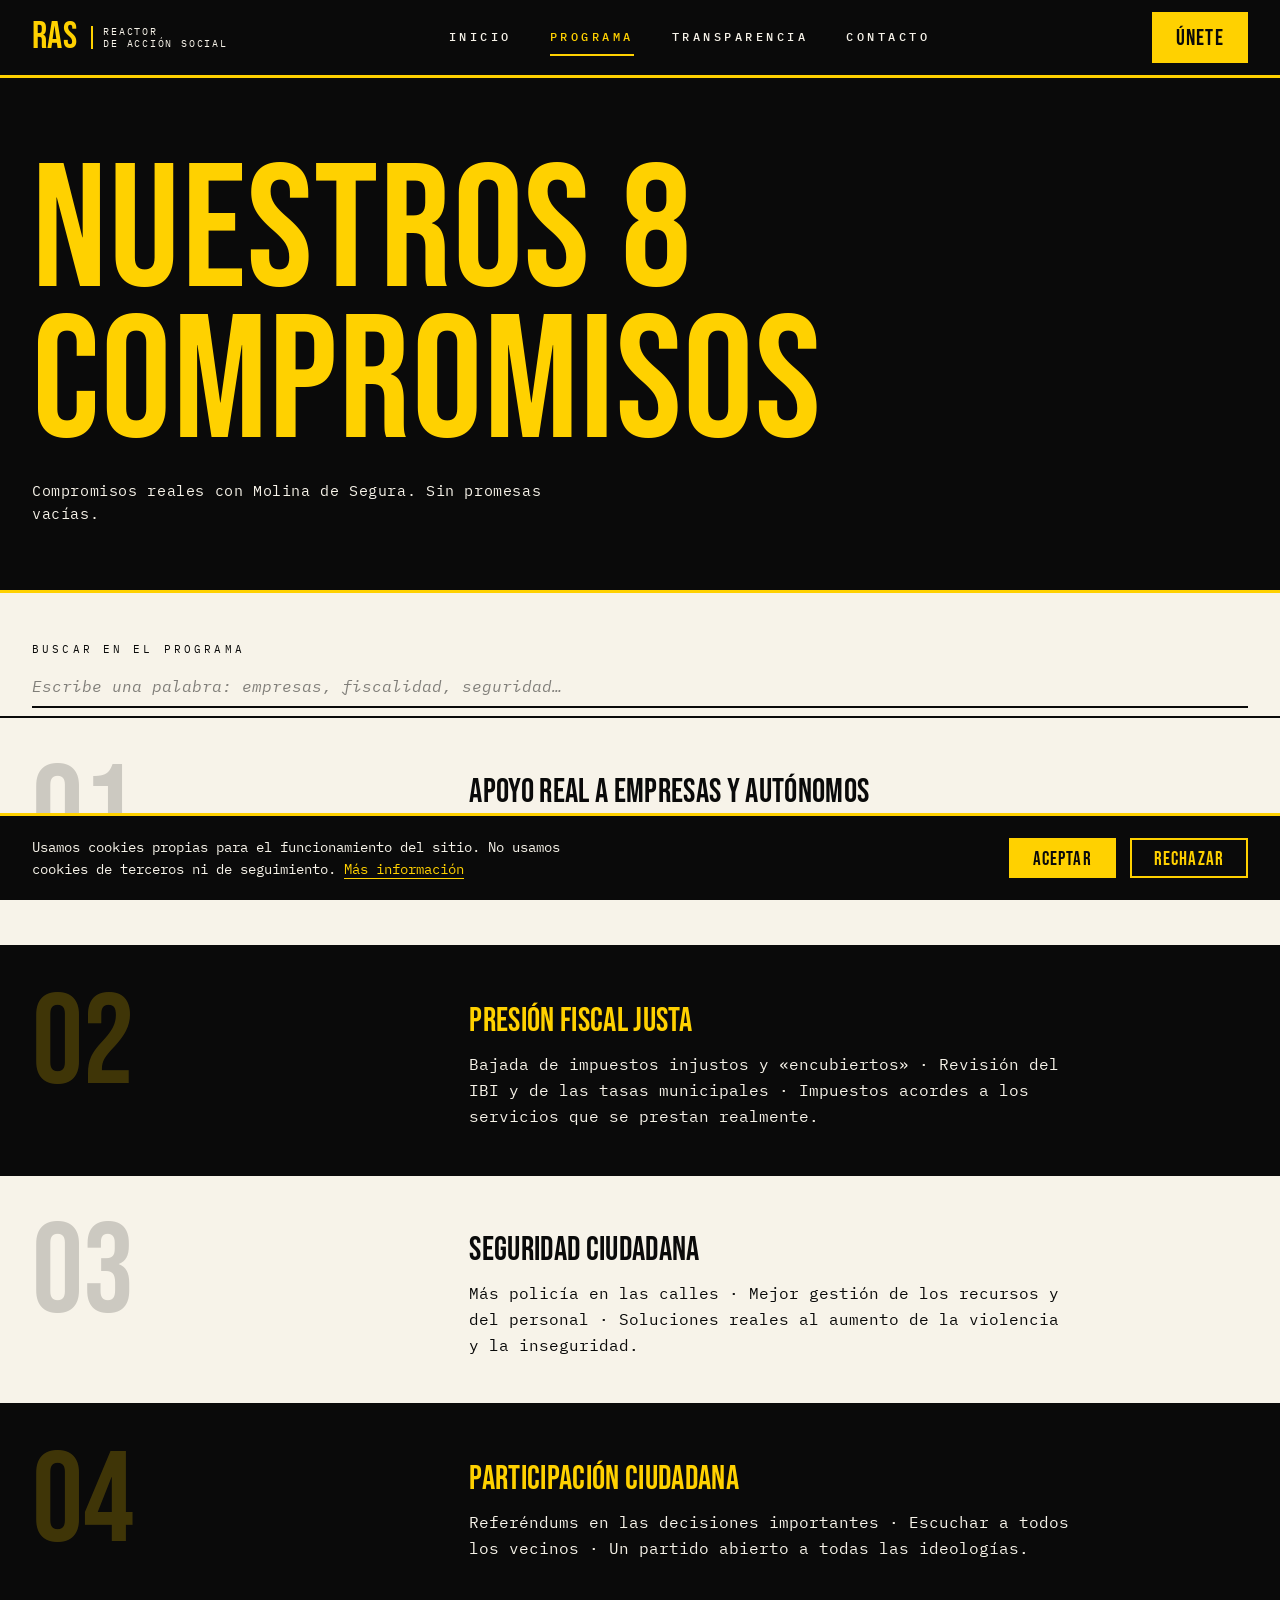
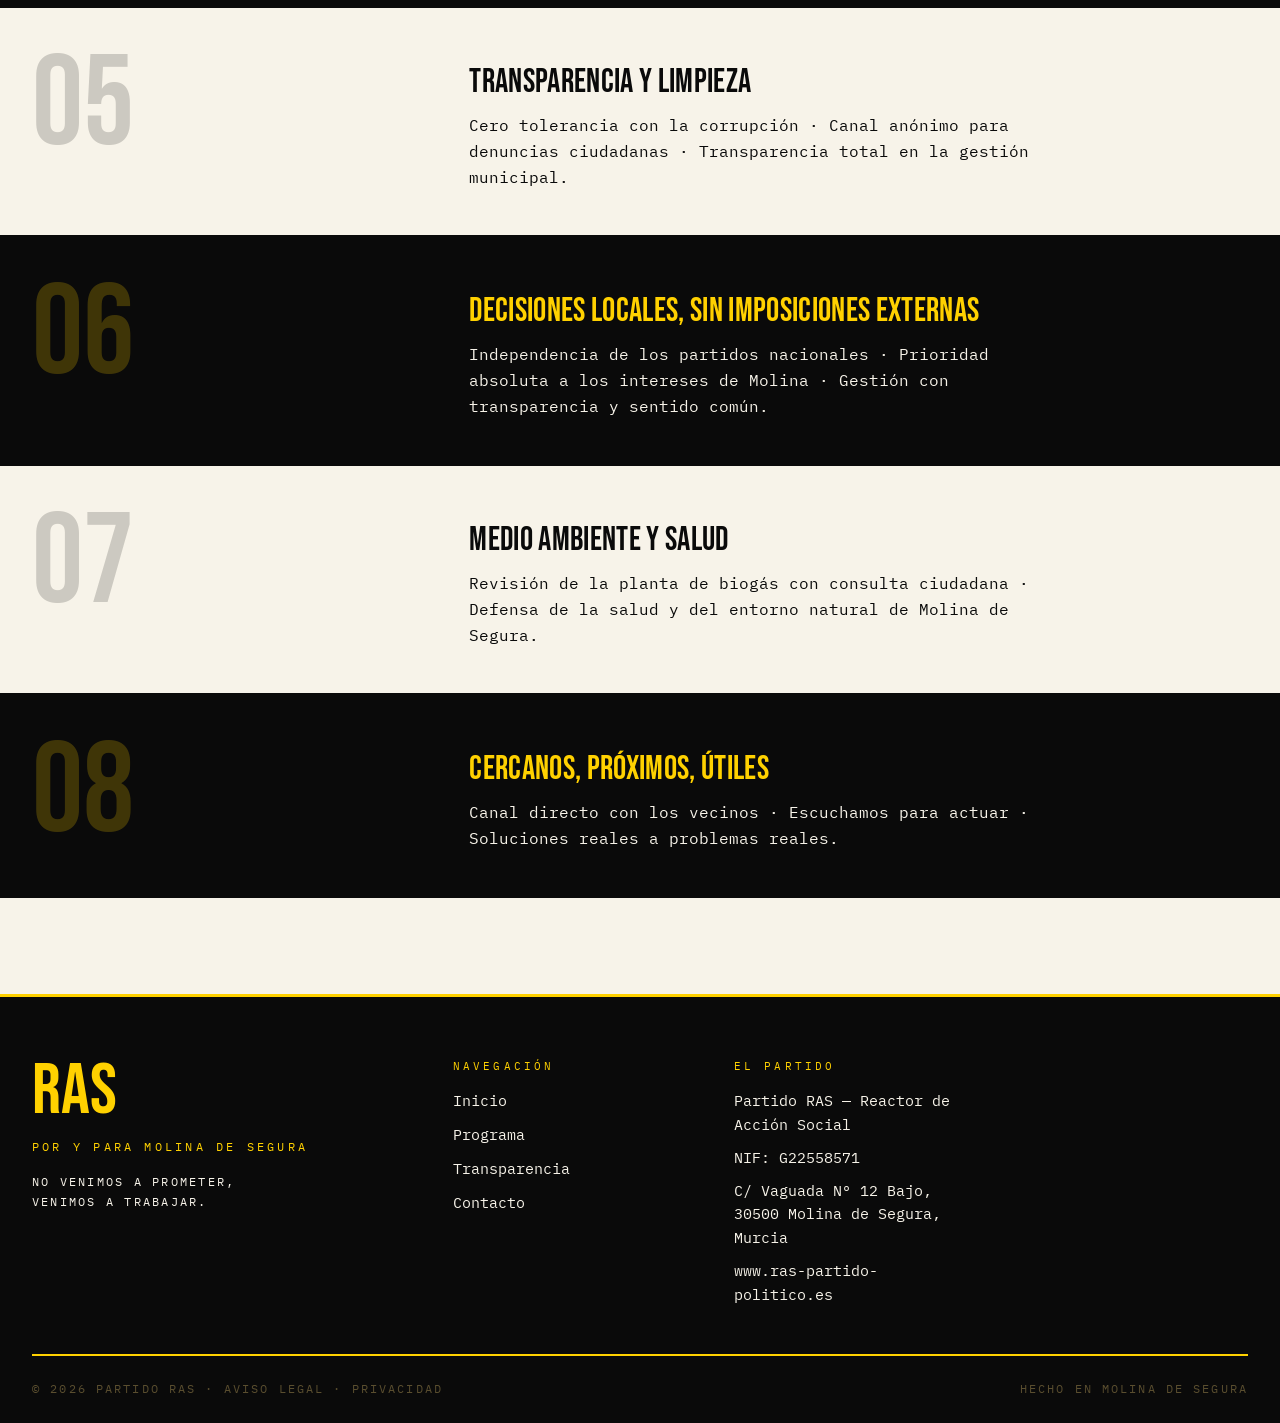
<file: programa.html>
<!DOCTYPE html>
<html lang="es">
<head>
  <!-- ============================================================
       META
       ============================================================ -->
  <meta charset="UTF-8" />
  <meta name="viewport" content="width=device-width, initial-scale=1.0" />
  <title>Programa · RAS — Reactor de Acción Social</title>
  <meta name="description" content="Los 8 compromisos del Partido RAS con Molina de Segura. Compromisos reales, sin promesas vacías." />
  <meta property="og:title" content="Programa · Los 8 compromisos del Partido RAS" />
  <meta property="og:type" content="website" />
  <meta property="og:description" content="Compromisos reales con Molina de Segura. Sin promesas vacías." />
  <link rel="canonical" href="https://www.ras-partido-politico.es/programa.html" />

  <link rel="preconnect" href="https://fonts.googleapis.com">
  <link rel="preconnect" href="https://fonts.gstatic.com" crossorigin>
  <link href="https://fonts.googleapis.com/css2?family=Bebas+Neue&family=IBM+Plex+Mono:wght@300;400;500;600;700&display=swap" rel="stylesheet">
  <link rel="stylesheet" href="styles.css" />
</head>
<body>

  <!-- HEADER -->
  <header class="navbar" id="navbar">
    <div class="navbar-inner">
      <a href="index.html" class="logo" aria-label="RAS — Reactor de Acción Social">
        <span class="logo-mark">RAS</span>
        <span class="logo-sub">Reactor<br/>de Acción Social</span>
      </a>
      <nav class="nav-links" aria-label="Navegación principal">
        <a href="index.html">Inicio</a>
        <a href="programa.html" aria-current="page">Programa</a>
        <a href="transparencia.html">Transparencia</a>
        <a href="contacto.html">Contacto</a>
      </nav>
      <a href="index.html#unete" class="nav-cta">Únete</a>
      <button class="hamburger" id="hamburger" aria-label="Abrir menú" aria-expanded="false">
        <span></span><span></span><span></span>
      </button>
    </div>
  </header>

  <aside class="mobile-menu" id="mobileMenu" aria-hidden="true">
    <a href="index.html">Inicio</a>
    <a href="programa.html">Programa</a>
    <a href="transparencia.html">Transparencia</a>
    <a href="contacto.html">Contacto</a>
    <a href="index.html#unete" class="nav-cta nav-cta--mobile">Únete</a>
  </aside>

  <!-- ============================================================
       CABECERA DE PÁGINA
       ============================================================ -->
  <section class="page-header">
    <div class="page-header-inner">
      <h1 class="page-header-title">Nuestros 8 compromisos</h1>
      <p class="page-header-sub">Compromisos reales con Molina de Segura. Sin promesas vacías.</p>
    </div>
  </section>

  <!-- ============================================================
       BUSCADOR
       ============================================================ -->
  <div class="programa-search">
    <div class="program-search">
      <label for="program-search-input" class="program-search-label">Buscar en el programa</label>
      <input
        type="search"
        id="program-search-input"
        class="program-search-input"
        data-program-search
        placeholder="Escribe una palabra: empresas, fiscalidad, seguridad…"
        aria-label="Buscar en el programa político"
      />
    </div>
  </div>

  <!-- ============================================================
       8 COMPROMISOS (bandas alternas papel / negro)
       ============================================================ -->
  <div data-program-list>

    <article class="comp-band" data-program-item>
      <div class="comp-band-inner">
        <span class="compromiso-num">01</span>
        <div class="compromiso-body">
          <h2 class="compromiso-title">Apoyo real a empresas y autónomos</h2>
          <p class="compromiso-text">
            Más atención institucional · Prioridad a las empresas locales en los contratos
            públicos · Fomento del empleo y del desarrollo industrial de Molina de Segura.
          </p>
        </div>
      </div>
    </article>

    <article class="comp-band comp-band--dark" data-program-item>
      <div class="comp-band-inner">
        <span class="compromiso-num">02</span>
        <div class="compromiso-body">
          <h2 class="compromiso-title">Presión fiscal justa</h2>
          <p class="compromiso-text">
            Bajada de impuestos injustos y «encubiertos» · Revisión del IBI y de las tasas
            municipales · Impuestos acordes a los servicios que se prestan realmente.
          </p>
        </div>
      </div>
    </article>

    <article class="comp-band" data-program-item>
      <div class="comp-band-inner">
        <span class="compromiso-num">03</span>
        <div class="compromiso-body">
          <h2 class="compromiso-title">Seguridad ciudadana</h2>
          <p class="compromiso-text">
            Más policía en las calles · Mejor gestión de los recursos y del personal ·
            Soluciones reales al aumento de la violencia y la inseguridad.
          </p>
        </div>
      </div>
    </article>

    <article class="comp-band comp-band--dark" data-program-item>
      <div class="comp-band-inner">
        <span class="compromiso-num">04</span>
        <div class="compromiso-body">
          <h2 class="compromiso-title">Participación ciudadana</h2>
          <p class="compromiso-text">
            Referéndums en las decisiones importantes · Escuchar a todos los vecinos ·
            Un partido abierto a todas las ideologías.
          </p>
        </div>
      </div>
    </article>

    <article class="comp-band" data-program-item>
      <div class="comp-band-inner">
        <span class="compromiso-num">05</span>
        <div class="compromiso-body">
          <h2 class="compromiso-title">Transparencia y limpieza</h2>
          <p class="compromiso-text">
            Cero tolerancia con la corrupción · Canal anónimo para denuncias ciudadanas ·
            Transparencia total en la gestión municipal.
          </p>
        </div>
      </div>
    </article>

    <article class="comp-band comp-band--dark" data-program-item>
      <div class="comp-band-inner">
        <span class="compromiso-num">06</span>
        <div class="compromiso-body">
          <h2 class="compromiso-title">Decisiones locales, sin imposiciones externas</h2>
          <p class="compromiso-text">
            Independencia de los partidos nacionales · Prioridad absoluta a los intereses de
            Molina · Gestión con transparencia y sentido común.
          </p>
        </div>
      </div>
    </article>

    <article class="comp-band" data-program-item>
      <div class="comp-band-inner">
        <span class="compromiso-num">07</span>
        <div class="compromiso-body">
          <h2 class="compromiso-title">Medio ambiente y salud</h2>
          <p class="compromiso-text">
            Revisión de la planta de biogás con consulta ciudadana · Defensa de la salud y
            del entorno natural de Molina de Segura.
          </p>
        </div>
      </div>
    </article>

    <article class="comp-band comp-band--dark" data-program-item>
      <div class="comp-band-inner">
        <span class="compromiso-num">08</span>
        <div class="compromiso-body">
          <h2 class="compromiso-title">Cercanos, próximos, útiles</h2>
          <p class="compromiso-text">
            Canal directo con los vecinos · Escuchamos para actuar · Soluciones reales a
            problemas reales.
          </p>
        </div>
      </div>
    </article>

  </div>

  <div class="programa-empty">
    <p data-program-empty hidden>No hay compromisos que coincidan con esa búsqueda.</p>
  </div>

  <!-- FOOTER -->
  <footer class="footer">
    <div class="footer-inner">
      <div class="footer-brand">
        <span class="footer-mark">RAS</span>
        <p class="footer-slogan">Por y para Molina de Segura</p>
        <p class="footer-tagline">No venimos a prometer,<br/>venimos a trabajar.</p>
      </div>
      <div class="footer-col">
        <h4>Navegación</h4>
        <ul>
          <li><a href="index.html">Inicio</a></li>
          <li><a href="programa.html">Programa</a></li>
          <li><a href="transparencia.html">Transparencia</a></li>
          <li><a href="contacto.html">Contacto</a></li>
        </ul>
      </div>
      <div class="footer-col">
        <h4>El partido</h4>
        <ul>
          <li>Partido RAS — Reactor de Acción Social</li>
          <li>NIF: G22558571</li>
          <li>C/ Vaguada Nº 12 Bajo, 30500 Molina de Segura, Murcia</li>
          <li><a href="https://www.ras-partido-politico.es">www.ras-partido-politico.es</a></li>
        </ul>
      </div>
    </div>
    <div class="footer-bottom">
      <span>© 2026 Partido RAS · <a href="aviso-legal.html">Aviso legal</a> · <a href="privacidad.html">Privacidad</a></span>
      <span>Hecho en Molina de Segura</span>
    </div>
  </footer>

  <nav class="bottom-nav" aria-label="Navegación móvil">
    <a href="index.html">Inicio</a>
    <a href="programa.html">Programa</a>
    <a href="transparencia.html">Cuentas</a>
    <a href="contacto.html">Contacto</a>
  </nav>

  <!-- BANNER DE COOKIES -->
  <div class="cookie-banner hidden" id="cookieBanner" role="dialog" aria-label="Aviso de cookies">
    <p class="cookie-text">
      Usamos cookies propias para el funcionamiento del sitio. No usamos cookies de terceros
      ni de seguimiento. <a href="privacidad.html">Más información</a>
    </p>
    <div class="cookie-actions">
      <button type="button" class="btn btn-solid" id="cookieAccept">Aceptar</button>
      <button type="button" class="btn btn-outline" id="cookieReject">Rechazar</button>
    </div>
  </div>

  <script src="script.js"></script>
</body>
</html>
</file>
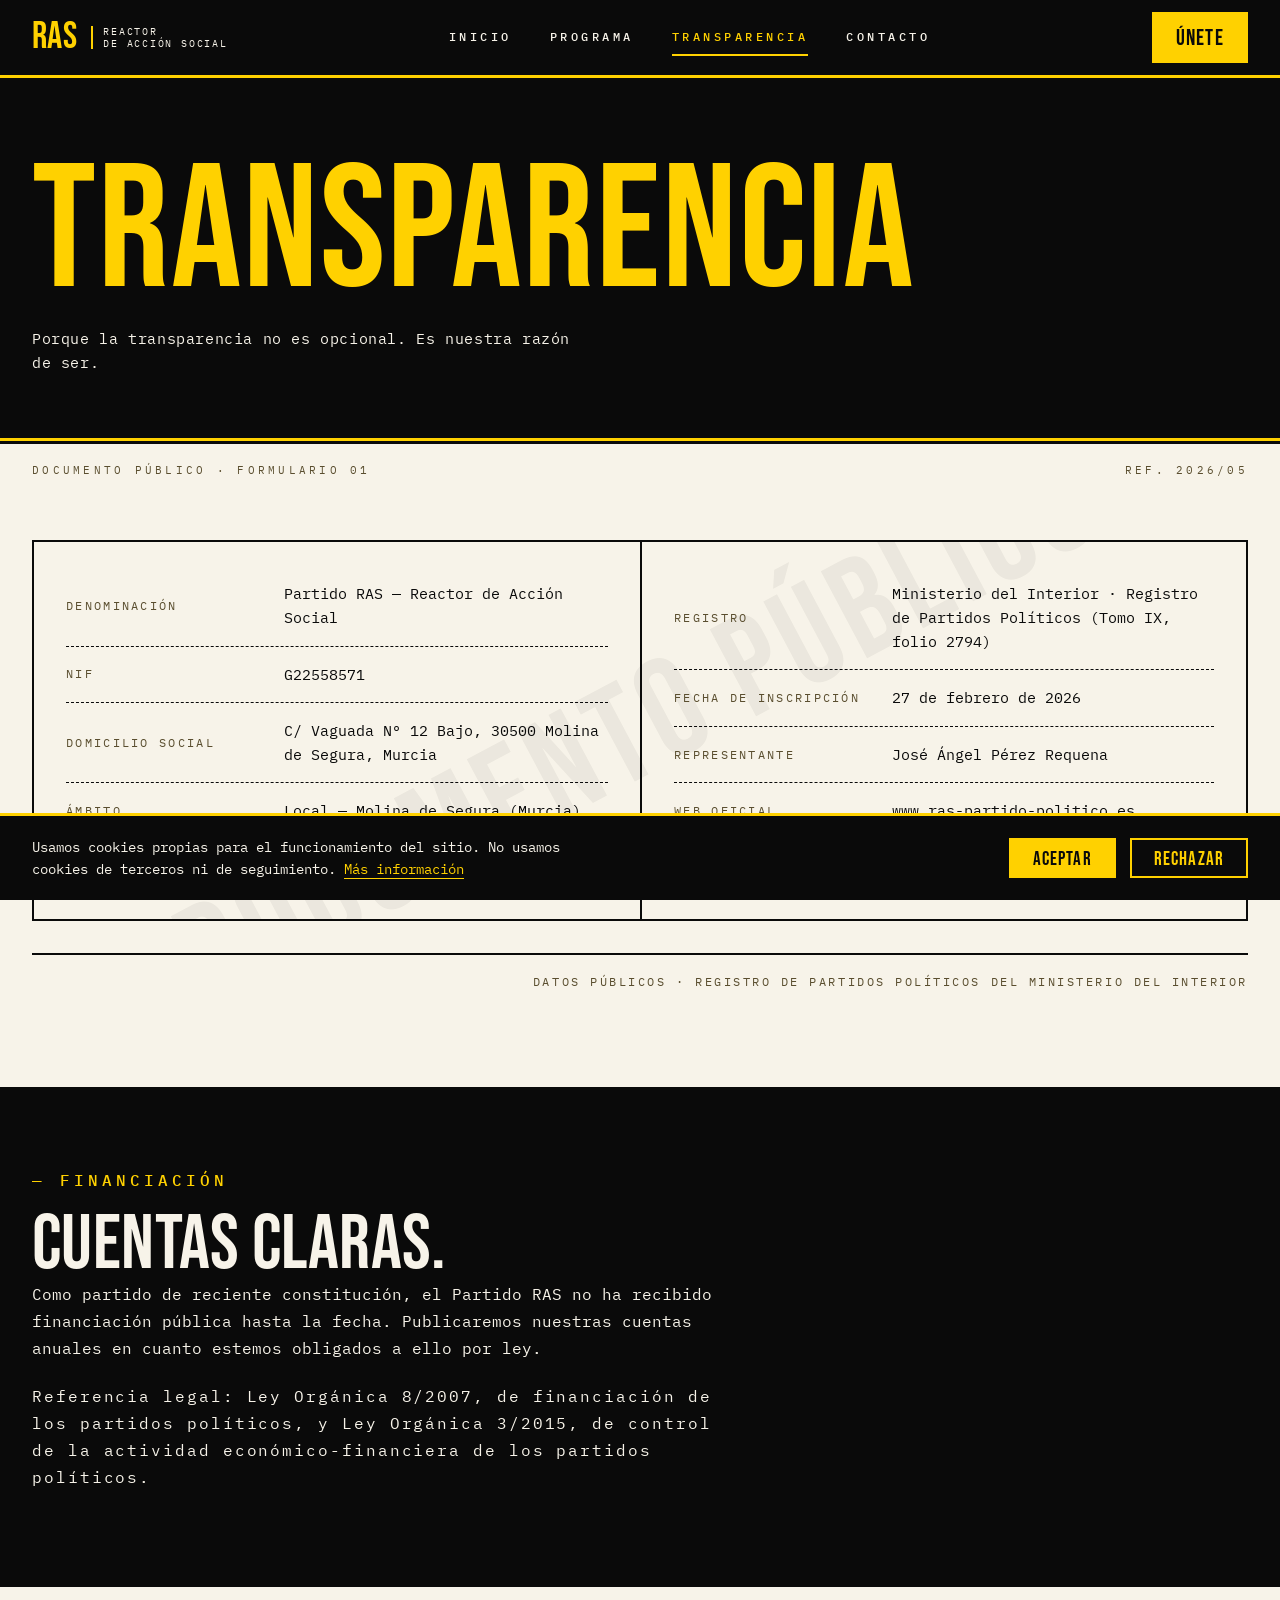
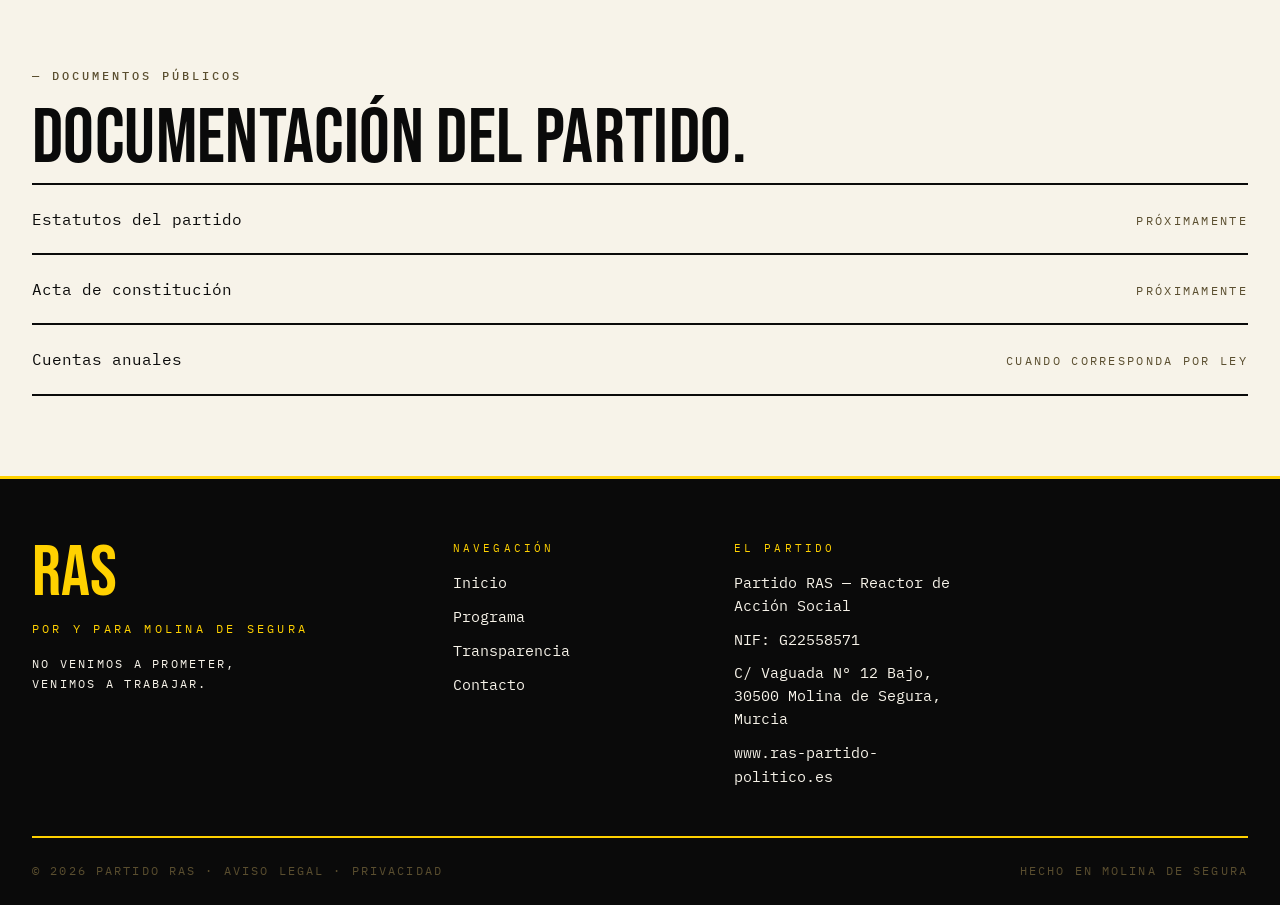
<file: transparencia.html>
<!DOCTYPE html>
<html lang="es">
<head>
  <!-- ============================================================
       META
       ============================================================ -->
  <meta charset="UTF-8" />
  <meta name="viewport" content="width=device-width, initial-scale=1.0" />
  <title>Transparencia · RAS — Reactor de Acción Social</title>
  <meta name="description" content="Transparencia del Partido RAS: ficha institucional, financiación y documentos públicos. Porque la transparencia no es opcional." />
  <meta property="og:title" content="Transparencia · Partido RAS" />
  <meta property="og:type" content="website" />
  <meta property="og:description" content="Ficha institucional, financiación y documentos públicos del Partido RAS." />
  <link rel="canonical" href="https://www.ras-partido-politico.es/transparencia.html" />

  <link rel="preconnect" href="https://fonts.googleapis.com">
  <link rel="preconnect" href="https://fonts.gstatic.com" crossorigin>
  <link href="https://fonts.googleapis.com/css2?family=Bebas+Neue&family=IBM+Plex+Mono:wght@300;400;500;600;700&display=swap" rel="stylesheet">
  <link rel="stylesheet" href="styles.css" />
</head>
<body>

  <!-- HEADER -->
  <header class="navbar" id="navbar">
    <div class="navbar-inner">
      <a href="index.html" class="logo" aria-label="RAS — Reactor de Acción Social">
        <span class="logo-mark">RAS</span>
        <span class="logo-sub">Reactor<br/>de Acción Social</span>
      </a>
      <nav class="nav-links" aria-label="Navegación principal">
        <a href="index.html">Inicio</a>
        <a href="programa.html">Programa</a>
        <a href="transparencia.html" aria-current="page">Transparencia</a>
        <a href="contacto.html">Contacto</a>
      </nav>
      <a href="index.html#unete" class="nav-cta">Únete</a>
      <button class="hamburger" id="hamburger" aria-label="Abrir menú" aria-expanded="false">
        <span></span><span></span><span></span>
      </button>
    </div>
  </header>

  <aside class="mobile-menu" id="mobileMenu" aria-hidden="true">
    <a href="index.html">Inicio</a>
    <a href="programa.html">Programa</a>
    <a href="transparencia.html">Transparencia</a>
    <a href="contacto.html">Contacto</a>
    <a href="index.html#unete" class="nav-cta nav-cta--mobile">Únete</a>
  </aside>

  <!-- ============================================================
       CABECERA DE PÁGINA
       ============================================================ -->
  <section class="page-header">
    <div class="page-header-inner">
      <h1 class="page-header-title">Transparencia</h1>
      <p class="page-header-sub">Porque la transparencia no es opcional. Es nuestra razón de ser.</p>
    </div>
  </section>

  <!-- ============================================================
       FICHA INSTITUCIONAL (documento público)
       ============================================================ -->
  <section class="transparencia">
    <div class="transparencia-doc watermark">
      <div class="transparencia-col">
        <dl class="ficha">
          <div class="ficha-row">
            <dt>Denominación</dt>
            <dd>Partido RAS — Reactor de Acción Social</dd>
          </div>
          <div class="ficha-row">
            <dt>NIF</dt>
            <dd>G22558571</dd>
          </div>
          <div class="ficha-row">
            <dt>Domicilio social</dt>
            <dd>C/ Vaguada Nº 12 Bajo, 30500 Molina de Segura, Murcia</dd>
          </div>
          <div class="ficha-row">
            <dt>Ámbito</dt>
            <dd>Local — Molina de Segura (Murcia)</dd>
          </div>
        </dl>
      </div>
      <div class="transparencia-col">
        <dl class="ficha">
          <div class="ficha-row">
            <dt>Registro</dt>
            <dd>Ministerio del Interior · Registro de Partidos Políticos (Tomo IX, folio 2794)</dd>
          </div>
          <div class="ficha-row">
            <dt>Fecha de inscripción</dt>
            <dd>27 de febrero de 2026</dd>
          </div>
          <div class="ficha-row">
            <dt>Representante</dt>
            <dd>José Ángel Pérez Requena</dd>
          </div>
          <div class="ficha-row">
            <dt>Web oficial</dt>
            <dd><a href="https://www.ras-partido-politico.es">www.ras-partido-politico.es</a></dd>
          </div>
          <div class="ficha-row">
            <dt>Contacto</dt>
            <dd><a class="email-link" role="button" tabindex="0" data-u="contacto" data-d="ras-partido-politico.es">correo</a></dd>
          </div>
        </dl>
      </div>
    </div>
    <p class="transparencia-stamp">
      Datos públicos · Registro de Partidos Políticos del Ministerio del Interior
    </p>
  </section>

  <!-- ============================================================
       FINANCIACIÓN
       ============================================================ -->
  <section class="bloque-negro">
    <div class="bloque-inner">
      <p class="section-eyebrow">— Financiación</p>
      <h2 class="section-title">Cuentas claras.</h2>
      <p>
        Como partido de reciente constitución, el Partido RAS no ha recibido financiación
        pública hasta la fecha. Publicaremos nuestras cuentas anuales en cuanto estemos
        obligados a ello por ley.
      </p>
      <p class="bloque-ref">
        Referencia legal: Ley Orgánica 8/2007, de financiación de los partidos políticos, y
        Ley Orgánica 3/2015, de control de la actividad económico-financiera de los partidos políticos.
      </p>
    </div>
  </section>

  <!-- ============================================================
       DOCUMENTOS
       ============================================================ -->
  <section class="bloque-papel">
    <div class="bloque-inner">
      <p class="section-eyebrow">— Documentos públicos</p>
      <h2 class="section-title">Documentación del partido.</h2>
      <ul class="doc-list">
        <!-- AÑADIR enlace cuando esté disponible -->
        <li>Estatutos del partido <span class="doc-state">Próximamente</span></li>
        <!-- AÑADIR enlace cuando esté disponible -->
        <li>Acta de constitución <span class="doc-state">Próximamente</span></li>
        <!-- AÑADIR cuando corresponda por ley -->
        <li>Cuentas anuales <span class="doc-state">Cuando corresponda por ley</span></li>
      </ul>
    </div>
  </section>

  <!-- FOOTER -->
  <footer class="footer">
    <div class="footer-inner">
      <div class="footer-brand">
        <span class="footer-mark">RAS</span>
        <p class="footer-slogan">Por y para Molina de Segura</p>
        <p class="footer-tagline">No venimos a prometer,<br/>venimos a trabajar.</p>
      </div>
      <div class="footer-col">
        <h4>Navegación</h4>
        <ul>
          <li><a href="index.html">Inicio</a></li>
          <li><a href="programa.html">Programa</a></li>
          <li><a href="transparencia.html">Transparencia</a></li>
          <li><a href="contacto.html">Contacto</a></li>
        </ul>
      </div>
      <div class="footer-col">
        <h4>El partido</h4>
        <ul>
          <li>Partido RAS — Reactor de Acción Social</li>
          <li>NIF: G22558571</li>
          <li>C/ Vaguada Nº 12 Bajo, 30500 Molina de Segura, Murcia</li>
          <li><a href="https://www.ras-partido-politico.es">www.ras-partido-politico.es</a></li>
        </ul>
      </div>
    </div>
    <div class="footer-bottom">
      <span>© 2026 Partido RAS · <a href="aviso-legal.html">Aviso legal</a> · <a href="privacidad.html">Privacidad</a></span>
      <span>Hecho en Molina de Segura</span>
    </div>
  </footer>

  <nav class="bottom-nav" aria-label="Navegación móvil">
    <a href="index.html">Inicio</a>
    <a href="programa.html">Programa</a>
    <a href="transparencia.html">Cuentas</a>
    <a href="contacto.html">Contacto</a>
  </nav>

  <!-- BANNER DE COOKIES -->
  <div class="cookie-banner hidden" id="cookieBanner" role="dialog" aria-label="Aviso de cookies">
    <p class="cookie-text">
      Usamos cookies propias para el funcionamiento del sitio. No usamos cookies de terceros
      ni de seguimiento. <a href="privacidad.html">Más información</a>
    </p>
    <div class="cookie-actions">
      <button type="button" class="btn btn-solid" id="cookieAccept">Aceptar</button>
      <button type="button" class="btn btn-outline" id="cookieReject">Rechazar</button>
    </div>
  </div>

  <script src="script.js"></script>
</body>
</html>
</file>
<file: styles.css>
/* ============================================================
   RAS — Reactor de Acción Social
   Estética: cartel político europeo años 70/80
            + diseño editorial de revista independiente
   ============================================================ */

/* ------------------------------------------------------------
   1. RESET
   ------------------------------------------------------------ */
*, *::before, *::after { box-sizing: border-box; margin: 0; padding: 0; }
html { -webkit-font-smoothing: antialiased; -moz-osx-font-smoothing: grayscale; scroll-behavior: smooth; }
img, svg { display: block; max-width: 100%; }
button, input, select, textarea { font-family: inherit; font-size: inherit; color: inherit; background: none; border: none; }
a { color: inherit; text-decoration: none; }
ul, ol { list-style: none; }

/* ------------------------------------------------------------
   2. TOKENS
   ------------------------------------------------------------ */
:root {
  --negro: #0A0A0A;
  --amarillo: #FFD100;
  --papel: #F7F3E9;
  --rojo: #C41E3A;
  --muted: #5A4E2F;

  --rule: 2px;
  --rule-thick: 3px;

  --bn: "Bebas Neue", "Impact", "Arial Narrow", sans-serif;
  --mono: "IBM Plex Mono", ui-monospace, "Courier New", monospace;

  --nav-h: 78px;
  --gutter: 32px;

  /* Alias largos (compat. con snippets de spec) */
  --color-negro: var(--negro);
  --color-amarillo: var(--amarillo);
  --color-papel: var(--papel);
  --color-rojo: var(--rojo);
  --color-muted: var(--muted);
  --font-display: var(--bn);
  --font-body: var(--mono);
}

/* ------------------------------------------------------------
   3. BASE
   ------------------------------------------------------------ */
body {
  font-family: var(--mono);
  background: var(--papel);
  color: var(--negro);
  line-height: 1.55;
  font-size: 15px;
  font-weight: 400;
  overflow-x: hidden;
}

::selection { background: var(--amarillo); color: var(--negro); }

h1, h2, h3, h4 {
  font-family: var(--bn);
  font-weight: 400;
  line-height: 0.95;
  letter-spacing: 0.005em;
  text-transform: uppercase;
}

p { font-family: var(--mono); }

/* shared inline helpers */
.section-eyebrow {
  font-family: var(--mono);
  font-size: 0.75rem;
  font-weight: 500;
  letter-spacing: 0.25em;
  text-transform: uppercase;
  color: var(--muted);
  margin-bottom: 18px;
}

.section-title {
  font-family: var(--bn);
  font-size: clamp(2.6rem, 6vw, 5.2rem);
  line-height: 0.92;
  color: var(--negro);
}

.section-note {
  font-family: var(--mono);
  font-size: 0.92rem;
  color: var(--muted);
  line-height: 1.65;
  max-width: 46ch;
}

/* ------------------------------------------------------------
   4. NAVBAR
   ------------------------------------------------------------ */
.navbar {
  position: sticky;
  top: 0;
  z-index: 100;
  height: var(--nav-h);
  background: var(--negro);
  border-bottom: var(--rule-thick) solid var(--amarillo);
}
.navbar-inner {
  height: 100%;
  max-width: 1400px;
  margin: 0 auto;
  padding: 0 var(--gutter);
  display: grid;
  grid-template-columns: auto 1fr auto;
  align-items: center;
  gap: 40px;
}

.logo {
  display: flex;
  align-items: center;
  gap: 14px;
  color: var(--amarillo);
}
.logo-mark {
  font-family: var(--bn);
  font-size: 2.4rem;
  line-height: 0.9;
  color: var(--amarillo);
  letter-spacing: 0.01em;
}
.logo-sub {
  font-family: var(--mono);
  font-size: 0.62rem;
  font-weight: 400;
  letter-spacing: 0.18em;
  text-transform: uppercase;
  color: var(--papel);
  line-height: 1.2;
  border-left: var(--rule) solid var(--amarillo);
  padding-left: 10px;
}

.nav-links {
  display: flex;
  justify-content: center;
  gap: 38px;
}
.nav-links a {
  font-family: var(--mono);
  font-size: 0.78rem;
  font-weight: 500;
  letter-spacing: 0.28em;
  text-transform: uppercase;
  color: var(--papel);
  padding: 8px 0;
  border-bottom: var(--rule) solid transparent;
  transition: border-color 0.15s linear, color 0.15s linear;
}
.nav-links a:hover { color: var(--amarillo); border-bottom-color: var(--amarillo); }
.nav-links a[aria-current="page"] { color: var(--amarillo); border-bottom-color: var(--amarillo); }

.nav-cta {
  font-family: var(--bn);
  font-size: 1.35rem;
  letter-spacing: 0.06em;
  background: var(--amarillo);
  color: var(--negro);
  padding: 8px 22px 6px;
  border: var(--rule) solid var(--amarillo);
  transition: background 0.15s linear, color 0.15s linear;
}
.nav-cta:hover { background: var(--negro); color: var(--amarillo); }

.hamburger { display: none; flex-direction: column; gap: 5px; padding: 6px; cursor: pointer; }
.hamburger span { width: 26px; height: 2px; background: var(--amarillo); transition: transform 0.2s linear, opacity 0.2s linear; }
.hamburger.active span:nth-child(1) { transform: translateY(7px) rotate(45deg); }
.hamburger.active span:nth-child(2) { opacity: 0; }
.hamburger.active span:nth-child(3) { transform: translateY(-7px) rotate(-45deg); }

.mobile-menu {
  position: fixed;
  top: 0;
  right: -100%;
  width: 82%;
  max-width: 360px;
  height: 100vh;
  background: var(--negro);
  border-left: var(--rule-thick) solid var(--amarillo);
  padding: calc(var(--nav-h) + 24px) 28px 32px;
  display: flex;
  flex-direction: column;
  gap: 4px;
  transition: right 0.25s ease;
  z-index: 105;
}
.mobile-menu.open { right: 0; }
.mobile-menu a {
  font-family: var(--bn);
  font-size: 2rem;
  color: var(--papel);
  padding: 14px 0;
  border-bottom: var(--rule) solid rgba(255,209,0,0.2);
  letter-spacing: 0.04em;
}
.mobile-menu a:hover { color: var(--amarillo); }
.nav-cta--mobile { display: inline-block; align-self: flex-start; margin-top: 18px; border-bottom: none; }

/* ------------------------------------------------------------
   5. HERO
   ------------------------------------------------------------ */
.hero {
  background: var(--negro);
  color: var(--papel);
  padding: 0;
  position: relative;
}

.hero-mark {
  position: relative;
  padding: 80px var(--gutter) 60px;
  max-width: none;
  margin: 0;
  background: var(--negro);
  border-bottom: var(--rule-thick) solid var(--amarillo);
  overflow: hidden;
  min-height: clamp(440px, 56vw, 720px);
  display: flex;
  align-items: center;
}
.hero-mark::before {
  content: "";
  position: absolute;
  inset: 0;
  background-image: url("assets/hero-composite.png");
  background-repeat: no-repeat;
  background-position: center right;
  background-size: cover;
  pointer-events: none;
  z-index: 1;
}
.hero-mark::after {
  content: "";
  position: absolute;
  top: 0;
  bottom: 0;
  left: 0;
  width: 60%;
  background: linear-gradient(to right, var(--negro) 0%, rgba(10,10,10,0.92) 28%, rgba(10,10,10,0.4) 70%, rgba(10,10,10,0) 100%);
  pointer-events: none;
  z-index: 2;
}
.hero-mark-inner {
  position: relative;
  z-index: 3;
  max-width: 1600px;
  margin: 0 auto;
  width: 100%;
}
.hero-mark-text {
  display: block;
  font-family: var(--bn);
  color: var(--amarillo);
  font-size: clamp(7rem, 22vw, 18rem);
  line-height: 0.82;
  letter-spacing: -0.01em;
  text-align: left;
  max-width: 62%;
}
.hero-mark-sub {
  display: block;
  font-family: var(--mono);
  font-size: 0.78rem;
  letter-spacing: 0.3em;
  text-transform: uppercase;
  color: var(--papel);
  margin-top: 14px;
  padding-top: 14px;
  border-top: var(--rule) solid var(--amarillo);
  max-width: 60%;
}

.hero-slogan {
  margin-top: 0;
  background: var(--amarillo);
  color: var(--negro);
  border-top: var(--rule-thick) solid var(--negro);
  border-bottom: var(--rule-thick) solid var(--negro);
  padding: 36px var(--gutter);
}
.hero-slogan-text {
  font-family: var(--bn);
  font-size: clamp(2.6rem, 8vw, 6.4rem);
  line-height: 0.94;
  letter-spacing: 0.005em;
  text-transform: uppercase;
  max-width: 1600px;
  margin: 0 auto;
}
.hero-mark-slogan {
  display: block;
  font-family: var(--bn);
  font-size: 2rem; /* 32px en desktop */
  letter-spacing: 0.15em;
  text-transform: uppercase;
  color: var(--amarillo);
  text-align: left;
  line-height: 1;
  margin-top: 14px;
}

.hero-grid {
  background: var(--negro);
  color: var(--papel);
  display: grid;
  grid-template-columns: 1.3fr 1fr;
  max-width: 1600px;
  margin: 0 auto;
  border-bottom: var(--rule-thick) solid var(--amarillo);
}
.hero-col { padding: 56px var(--gutter); }
.hero-col--left {
  border-right: var(--rule) solid var(--amarillo);
}
.hero-eyebrow {
  font-family: var(--mono);
  font-size: 0.72rem;
  letter-spacing: 0.28em;
  text-transform: uppercase;
  color: var(--amarillo);
  margin-bottom: 28px;
}
.hero-lead {
  font-family: var(--mono);
  font-size: 1.02rem;
  line-height: 1.65;
  color: var(--papel);
  margin-bottom: 20px;
  max-width: 56ch;
}

.hero-col--right {
  display: grid;
  grid-template-columns: 1fr 1fr;
  padding: 0;
}
.hero-stat {
  padding: 36px 28px;
  border-bottom: var(--rule) solid var(--amarillo);
}
.hero-stat:nth-child(odd) { border-right: var(--rule) solid var(--amarillo); }
.hero-stat:nth-last-child(-n+2) { border-bottom: none; }
.hero-stat-num {
  display: block;
  font-family: var(--bn);
  font-size: clamp(3.4rem, 6vw, 5.4rem);
  color: var(--amarillo);
  line-height: 0.9;
}
.hero-stat-lbl {
  display: block;
  font-family: var(--mono);
  font-size: 0.72rem;
  letter-spacing: 0.22em;
  text-transform: uppercase;
  color: var(--papel);
  margin-top: 14px;
}

/* ------------------------------------------------------------
   6. COMPROMISOS
   ------------------------------------------------------------ */
.compromisos {
  background: var(--amarillo);
  color: var(--negro);
  padding: 96px var(--gutter);
}
.compromisos-head {
  max-width: 1600px;
  margin: 0 auto 56px;
  display: grid;
  grid-template-columns: 1.1fr 1fr;
  gap: 64px;
  padding-bottom: 40px;
  border-bottom: var(--rule-thick) solid var(--negro);
}
.compromisos-head-right {
  display: flex;
  flex-direction: column;
  justify-content: flex-end;
  gap: 24px;
}

.program-search {
  display: flex;
  flex-direction: column;
  gap: 8px;
}
.program-search-label {
  font-family: var(--mono);
  font-size: 0.7rem;
  letter-spacing: 0.28em;
  text-transform: uppercase;
  color: var(--negro);
}
.program-search-input {
  font-family: var(--mono);
  font-size: 1rem;
  background: transparent;
  color: var(--negro);
  padding: 10px 0;
  border-bottom: var(--rule) solid var(--negro);
  outline: none;
  width: 100%;
}
.program-search-input::placeholder { color: rgba(10,10,10,0.5); font-style: italic; }
.program-search-input:focus { border-bottom-width: var(--rule-thick); }

.compromisos-list {
  max-width: 1600px;
  margin: 0 auto;
}
.compromiso {
  display: grid;
  grid-template-columns: minmax(160px, 0.7fr) 1fr;
  gap: 48px;
  padding: 40px 0;
  border-top: var(--rule) solid var(--negro);
}
.compromiso:first-child { border-top: none; padding-top: 8px; }
.compromiso:last-child { border-bottom: var(--rule) solid var(--negro); }
.compromiso-num {
  font-family: var(--bn);
  font-size: clamp(5rem, 10vw, 9rem);
  line-height: 0.85;
  color: rgba(10,10,10,0.18);
  letter-spacing: 0;
}
.compromiso-body { padding-top: 14px; }
.compromiso-title {
  font-family: var(--bn);
  font-size: clamp(1.7rem, 2.6vw, 2.4rem);
  line-height: 1;
  margin-bottom: 14px;
  letter-spacing: 0.01em;
}
.compromiso-text {
  font-family: var(--mono);
  font-size: 0.98rem;
  line-height: 1.65;
  color: var(--negro);
  max-width: 60ch;
}
.compromiso[hidden] { display: none; }

.compromisos-empty {
  max-width: 1600px;
  margin: 32px auto 0;
  font-family: var(--mono);
  font-size: 0.95rem;
  color: var(--negro);
  border: var(--rule) dashed var(--negro);
  padding: 24px;
  text-align: center;
}

/* ------------------------------------------------------------
   7. TRANSPARENCIA
   ------------------------------------------------------------ */
.transparencia {
  background: var(--papel);
  color: var(--negro);
  padding: 96px var(--gutter);
  border-top: var(--rule-thick) solid var(--negro);
  position: relative;
}
.transparencia::before {
  content: "DOCUMENTO PÚBLICO · FORMULARIO 01";
  position: absolute;
  top: 18px;
  left: var(--gutter);
  font-family: var(--mono);
  font-size: 0.68rem;
  letter-spacing: 0.3em;
  color: var(--muted);
}
.transparencia::after {
  content: "REF. 2026/05";
  position: absolute;
  top: 18px;
  right: var(--gutter);
  font-family: var(--mono);
  font-size: 0.68rem;
  letter-spacing: 0.3em;
  color: var(--muted);
}

.transparencia-head {
  max-width: 1600px;
  margin: 24px auto 56px;
  padding-bottom: 40px;
  border-bottom: var(--rule-thick) solid var(--negro);
}

.transparencia-doc {
  max-width: 1600px;
  margin: 0 auto;
  display: grid;
  grid-template-columns: 1fr 1fr;
  border: var(--rule) solid var(--negro);
}
.transparencia-col {
  padding: 24px 32px;
}
.transparencia-col + .transparencia-col {
  border-left: var(--rule) solid var(--negro);
}

.ficha { display: flex; flex-direction: column; }
.ficha-row {
  display: grid;
  grid-template-columns: minmax(160px, 0.6fr) 1fr;
  gap: 24px;
  padding: 16px 0;
  border-bottom: 1px dashed var(--negro);
}
.ficha-row:last-child { border-bottom: none; }
.ficha-row dt {
  font-family: var(--mono);
  font-size: 0.72rem;
  letter-spacing: 0.2em;
  text-transform: uppercase;
  color: var(--muted);
  align-self: center;
}
.ficha-row dd {
  font-family: var(--mono);
  font-size: 0.95rem;
  color: var(--negro);
  line-height: 1.55;
}

.transparencia-stamp {
  max-width: 1600px;
  margin: 32px auto 0;
  font-family: var(--mono);
  font-size: 0.72rem;
  letter-spacing: 0.22em;
  text-transform: uppercase;
  color: var(--muted);
  text-align: right;
  padding-top: 18px;
  border-top: var(--rule) solid var(--negro);
}

/* ------------------------------------------------------------
   8. CONTACTO
   ------------------------------------------------------------ */
.contacto {
  background: var(--negro);
  color: var(--papel);
  padding: 96px var(--gutter);
  border-top: var(--rule-thick) solid var(--amarillo);
}
.contacto .section-eyebrow { color: var(--amarillo); }
.contacto .section-title { color: var(--papel); }

.contacto-head {
  max-width: 1600px;
  margin: 0 auto 64px;
  padding-bottom: 40px;
  border-bottom: var(--rule) solid var(--amarillo);
}

.contacto-grid {
  max-width: 1600px;
  margin: 0 auto;
  display: grid;
  grid-template-columns: 1fr 1.4fr;
  gap: 0;
}
.contacto-info {
  padding-right: 56px;
  border-right: var(--rule) solid var(--amarillo);
}
.contacto-info-title {
  font-family: var(--bn);
  font-size: 2rem;
  color: var(--amarillo);
  margin-bottom: 28px;
  letter-spacing: 0.02em;
}
.contacto-list { display: flex; flex-direction: column; }
.contacto-list li {
  padding: 18px 0;
  border-bottom: 1px dashed rgba(255,209,0,0.35);
  display: grid;
  grid-template-columns: minmax(140px, 0.5fr) 1fr;
  gap: 16px;
  align-items: baseline;
}
.contacto-label {
  font-family: var(--mono);
  font-size: 0.7rem;
  letter-spacing: 0.25em;
  text-transform: uppercase;
  color: var(--amarillo);
}
.contacto-value {
  font-family: var(--mono);
  font-size: 0.95rem;
  color: var(--papel);
}
.contacto-note {
  margin-top: 28px;
  font-family: var(--mono);
  font-size: 0.88rem;
  color: var(--papel);
  line-height: 1.6;
  padding-top: 20px;
  border-top: var(--rule) solid var(--amarillo);
}

/* form */
.form {
  padding-left: 56px;
}
.form-row {
  display: grid;
  grid-template-columns: 1fr 1fr;
  gap: 32px;
  margin-bottom: 24px;
}
.form-group { margin-bottom: 24px; display: flex; flex-direction: column; }
.form-group label {
  font-family: var(--mono);
  font-size: 0.72rem;
  font-weight: 500;
  letter-spacing: 0.28em;
  text-transform: uppercase;
  color: var(--amarillo);
  margin-bottom: 10px;
}
.form input,
.form select,
.form textarea {
  font-family: var(--mono);
  font-size: 1rem;
  color: var(--papel);
  background: transparent;
  border: none;
  border-bottom: var(--rule) solid var(--amarillo);
  padding: 10px 0;
  outline: none;
  border-radius: 0;
  width: 100%;
  transition: border-bottom-width 0.15s linear;
}
.form input::placeholder, .form textarea::placeholder { color: rgba(247,243,233,0.45); font-style: italic; }
.form input:focus,
.form select:focus,
.form textarea:focus {
  border-bottom-width: var(--rule-thick);
}
.form select {
  appearance: none;
  -webkit-appearance: none;
  background-image: linear-gradient(45deg, transparent 50%, var(--amarillo) 50%), linear-gradient(135deg, var(--amarillo) 50%, transparent 50%);
  background-position: calc(100% - 14px) center, calc(100% - 8px) center;
  background-size: 6px 6px, 6px 6px;
  background-repeat: no-repeat;
  cursor: pointer;
  padding-right: 28px;
}
.form select option { background: var(--negro); color: var(--papel); }
.form textarea { resize: vertical; min-height: 120px; }

.checkbox-grid {
  display: grid;
  grid-template-columns: 1fr 1fr 1fr;
  gap: 0;
  border-top: var(--rule) solid var(--amarillo);
  border-bottom: var(--rule) solid var(--amarillo);
}
.checkbox-item {
  display: flex;
  align-items: center;
  gap: 12px;
  padding: 14px 16px;
  font-family: var(--mono);
  font-size: 0.88rem;
  color: var(--papel);
  cursor: pointer;
  border-right: 1px dashed rgba(255,209,0,0.35);
  border-bottom: 1px dashed rgba(255,209,0,0.35);
  transition: background 0.15s linear, color 0.15s linear;
}
.checkbox-item:nth-child(3n) { border-right: none; }
.checkbox-item:nth-last-child(-n+3) { border-bottom: none; }
.checkbox-item input[type="checkbox"] {
  appearance: none;
  -webkit-appearance: none;
  width: 14px;
  height: 14px;
  border: var(--rule) solid var(--amarillo);
  background: transparent;
  cursor: pointer;
  position: relative;
  flex-shrink: 0;
}
.checkbox-item input[type="checkbox"]:checked { background: var(--amarillo); }
.checkbox-item.checked { background: rgba(255,209,0,0.08); color: var(--amarillo); }

.form-submit {
  font-family: var(--bn);
  font-size: 1.6rem;
  letter-spacing: 0.06em;
  background: var(--amarillo);
  color: var(--negro);
  padding: 18px 36px 14px;
  cursor: pointer;
  border: var(--rule-thick) solid var(--amarillo);
  transition: background 0.15s linear, color 0.15s linear;
}
.form-submit:hover { background: var(--negro); color: var(--amarillo); }

.form-success {
  display: none;
  margin-top: 20px;
  padding: 16px 20px;
  border: var(--rule) solid var(--amarillo);
  background: rgba(255,209,0,0.08);
  color: var(--amarillo);
  font-family: var(--mono);
  font-size: 0.9rem;
}
.form-success.show { display: block; }

/* ------------------------------------------------------------
   9. FOOTER
   ------------------------------------------------------------ */
.footer {
  background: var(--negro);
  color: var(--papel);
  padding: 64px var(--gutter) 24px;
  border-top: var(--rule-thick) solid var(--amarillo);
}
.footer-inner {
  max-width: 1600px;
  margin: 0 auto;
  display: grid;
  grid-template-columns: 1.6fr 1fr 1fr 1fr;
  gap: 48px;
  padding-bottom: 48px;
  border-bottom: var(--rule) solid var(--amarillo);
}
.footer-brand { display: flex; flex-direction: column; gap: 16px; }
.footer-mark {
  font-family: var(--bn);
  font-size: 4.5rem;
  color: var(--amarillo);
  line-height: 0.85;
}
.footer-tagline {
  font-family: var(--mono);
  font-size: 0.78rem;
  letter-spacing: 0.18em;
  text-transform: uppercase;
  color: var(--papel);
  line-height: 1.6;
}
.footer-slogan {
  font-family: var(--mono);
  font-size: 0.72rem;
  letter-spacing: 0.28em;
  text-transform: uppercase;
  color: var(--amarillo);
}
.footer-col h4 {
  font-family: var(--mono);
  font-size: 0.7rem;
  letter-spacing: 0.28em;
  text-transform: uppercase;
  color: var(--amarillo);
  margin-bottom: 18px;
}
.footer-col ul { display: flex; flex-direction: column; gap: 10px; }
.footer-col a {
  font-family: var(--mono);
  font-size: 0.92rem;
  color: var(--papel);
  border-bottom: 1px solid transparent;
  transition: border-color 0.15s linear, color 0.15s linear;
}
.footer-col a:hover { border-bottom-color: var(--amarillo); color: var(--amarillo); }

.footer-bottom {
  max-width: 1600px;
  margin: 24px auto 0;
  display: flex;
  justify-content: space-between;
  gap: 16px;
  font-family: var(--mono);
  font-size: 0.74rem;
  letter-spacing: 0.18em;
  text-transform: uppercase;
  color: var(--muted);
}

/* ------------------------------------------------------------
   9b. LEGAL PAGES
   ------------------------------------------------------------ */
.legal {
  background: var(--papel);
  color: var(--negro);
  padding: 72px var(--gutter) 96px;
}
.legal-inner {
  max-width: 920px;
  margin: 0 auto;
}
.legal-back {
  display: inline-block;
  font-family: var(--mono);
  font-size: 0.72rem;
  letter-spacing: 0.25em;
  text-transform: uppercase;
  color: var(--muted);
  margin-bottom: 40px;
  padding-bottom: 4px;
  border-bottom: var(--rule) solid var(--negro);
}
.legal-back:hover { color: var(--negro); }
.legal-eyebrow {
  font-family: var(--mono);
  font-size: 0.72rem;
  letter-spacing: 0.28em;
  text-transform: uppercase;
  color: var(--muted);
  margin-bottom: 16px;
}
.legal-title {
  font-family: var(--bn);
  font-size: clamp(2.8rem, 7vw, 5rem);
  line-height: 0.92;
  margin-bottom: 18px;
}
.legal-updated {
  font-family: var(--mono);
  font-size: 0.78rem;
  color: var(--muted);
  padding-bottom: 32px;
  margin-bottom: 40px;
  border-bottom: var(--rule-thick) solid var(--negro);
}
.legal-section { margin-bottom: 44px; }
.legal-section h2 {
  font-family: var(--bn);
  font-size: clamp(1.5rem, 3vw, 2.1rem);
  line-height: 1;
  margin-bottom: 18px;
  padding-top: 10px;
  border-top: var(--rule) solid var(--negro);
  display: flex;
  gap: 16px;
  align-items: baseline;
}
.legal-section h2 .legal-num {
  font-family: var(--bn);
  font-size: 1.2em;
  color: var(--muted);
}
.legal-section h3 {
  font-family: var(--mono);
  font-size: 0.82rem;
  font-weight: 600;
  letter-spacing: 0.12em;
  text-transform: uppercase;
  margin: 24px 0 10px;
}
.legal-section p {
  font-family: var(--mono);
  font-size: 0.95rem;
  line-height: 1.75;
  color: var(--negro);
  margin-bottom: 16px;
}
.legal-section ul {
  list-style: none;
  margin: 0 0 16px;
}
.legal-section ul li {
  font-family: var(--mono);
  font-size: 0.95rem;
  line-height: 1.7;
  padding-left: 22px;
  position: relative;
  margin-bottom: 10px;
}
.legal-section ul li::before {
  content: "—";
  position: absolute;
  left: 0;
  color: var(--muted);
}
.legal-section a { border-bottom: 1px solid var(--negro); }
.legal-section a:hover { color: var(--muted); border-bottom-color: var(--muted); }
.legal-fill {
  background: var(--amarillo);
  color: var(--negro);
  font-weight: 700;
  padding: 1px 6px;
  letter-spacing: 0.05em;
}
.legal-data {
  border: var(--rule) solid var(--negro);
  margin: 8px 0 16px;
}
.legal-data div {
  display: grid;
  grid-template-columns: minmax(180px, 0.5fr) 1fr;
  gap: 20px;
  padding: 14px 20px;
  border-bottom: 1px dashed var(--negro);
}
.legal-data div:last-child { border-bottom: none; }
.legal-data dt {
  font-family: var(--mono);
  font-size: 0.72rem;
  letter-spacing: 0.16em;
  text-transform: uppercase;
  color: var(--muted);
  align-self: center;
}
.legal-data dd {
  font-family: var(--mono);
  font-size: 0.92rem;
  color: var(--negro);
}

/* ------------------------------------------------------------
   10. MOBILE BOTTOM NAV
   ------------------------------------------------------------ */
.bottom-nav {
  display: none;
  position: fixed;
  bottom: 0;
  left: 0;
  right: 0;
  background: var(--negro);
  border-top: var(--rule-thick) solid var(--amarillo);
  z-index: 90;
  grid-template-columns: repeat(4, 1fr);
}
.bottom-nav a {
  padding: 14px 0 12px;
  text-align: center;
  font-family: var(--mono);
  font-size: 0.7rem;
  letter-spacing: 0.22em;
  text-transform: uppercase;
  color: var(--papel);
  border-right: 1px solid rgba(255,209,0,0.25);
}
.bottom-nav a:last-child { border-right: none; }
.bottom-nav a:active { background: var(--amarillo); color: var(--negro); }

/* ------------------------------------------------------------
   11. RESPONSIVE
   ------------------------------------------------------------ */
@media (max-width: 1024px) {
  .nav-links { display: none; }
  .nav-cta { display: none; }
  .hamburger { display: flex; justify-self: end; }
  .navbar-inner { grid-template-columns: auto 1fr auto; }

  .hero-grid { grid-template-columns: 1fr; }
  .hero-col--left { border-right: none; border-bottom: var(--rule) solid var(--amarillo); }

  .compromisos-head { grid-template-columns: 1fr; gap: 32px; }
  .transparencia-doc { grid-template-columns: 1fr; }
  .transparencia-col + .transparencia-col { border-left: none; border-top: var(--rule) solid var(--negro); }

  .contacto-grid { grid-template-columns: 1fr; }
  .contacto-info { padding-right: 0; padding-bottom: 48px; border-right: none; border-bottom: var(--rule) solid var(--amarillo); margin-bottom: 48px; }
  .form { padding-left: 0; }

  .footer-inner { grid-template-columns: 1fr 1fr; }
}

@media (max-width: 720px) {
  :root { --gutter: 20px; --nav-h: 64px; }

  .logo-mark { font-size: 2rem; }
  .logo-sub { font-size: 0.55rem; }

  .hero { padding: 0; }
  .hero-mark {
    padding: 32px var(--gutter) 24px;
    min-height: 0;
    align-items: flex-start;
  }
  .hero-mark::before {
    inset: auto 0 0 0;
    height: 64%;
    background-size: cover;
    background-position: center bottom;
  }
  .hero-mark::after {
    top: 0;
    bottom: 0;
    left: 0;
    width: 100%;
    background: linear-gradient(to bottom, var(--negro) 0%, var(--negro) 36%, rgba(10,10,10,0.6) 62%, rgba(10,10,10,0.15) 100%);
  }
  .hero-mark-text { font-size: clamp(5rem, 28vw, 9rem); max-width: 100%; }
  .hero-mark-sub { max-width: 100%; }
  .hero-mark-slogan { font-size: 1.5rem; }
  .hero-slogan { margin-top: 0; padding: 26px var(--gutter); }
  .hero-slogan-text { font-size: clamp(2.4rem, 11vw, 4rem); line-height: 0.96; }
  .hero-col { padding: 36px var(--gutter); }
  .hero-stat { padding: 24px 18px; }
  .hero-stat-num { font-size: 3rem; }

  .compromisos { padding: 64px var(--gutter); }
  .compromiso { grid-template-columns: 1fr; gap: 8px; padding: 28px 0; }
  .compromiso-num { font-size: 4rem; line-height: 1; }
  .compromiso-title { font-size: 1.6rem; }

  .transparencia { padding: 80px var(--gutter) 64px; }
  .ficha-row { grid-template-columns: 1fr; gap: 6px; }
  .transparencia-col { padding: 20px; }

  .contacto { padding: 64px var(--gutter); }
  .form-row { grid-template-columns: 1fr; gap: 0; }
  .checkbox-grid { grid-template-columns: 1fr 1fr; }
  .checkbox-item:nth-child(3n) { border-right: 1px dashed rgba(255,209,0,0.35); }
  .checkbox-item:nth-child(2n) { border-right: none; }
  .checkbox-item:nth-last-child(-n+3) { border-bottom: 1px dashed rgba(255,209,0,0.35); }
  .checkbox-item:nth-last-child(-n+2) { border-bottom: none; }

  .footer-inner { grid-template-columns: 1fr; gap: 32px; }
  .footer-bottom { flex-direction: column; gap: 8px; }

  .legal { padding: 48px var(--gutter) 80px; }
  .legal-data div { grid-template-columns: 1fr; gap: 4px; }

  .bottom-nav { display: grid; }
  body { padding-bottom: 56px; }
}

/* ============================================================
   12. BOTONES / CTA
   ============================================================ */
.btn {
  display: inline-block;
  font-family: var(--bn);
  font-size: 1.5rem;
  line-height: 1;
  letter-spacing: 0.06em;
  text-transform: uppercase;
  padding: 16px 30px 12px;
  border: var(--rule) solid transparent;
  cursor: pointer;
  border-radius: 0;
  transition: background 0.15s linear, color 0.15s linear;
}
/* amarillo sólido, texto negro */
.btn-solid { background: var(--amarillo); color: var(--negro); border-color: var(--amarillo); }
.btn-solid:hover { background: var(--negro); color: var(--amarillo); border-color: var(--amarillo); }
/* outline amarillo (sobre fondo negro) */
.btn-outline { background: transparent; color: var(--amarillo); border-color: var(--amarillo); }
.btn-outline:hover { background: var(--amarillo); color: var(--negro); }
/* negro sólido, texto amarillo */
.btn-dark { background: var(--negro); color: var(--amarillo); border-color: var(--negro); }
.btn-dark:hover { background: transparent; color: var(--negro); }

/* ============================================================
   13. HERO — CTAs bajo el lema
   ============================================================ */
.hero-cta-row {
  background: var(--negro);
  display: flex;
  flex-wrap: wrap;
  gap: 18px;
  padding: 36px var(--gutter);
  max-width: 1600px;
  margin: 0 auto;
}

/* ============================================================
   14. QUIÉNES SOMOS
   ============================================================ */
.about {
  position: relative;
  background: var(--negro);
  color: var(--papel);
  padding: 96px var(--gutter);
  overflow: hidden;
}
.about-year {
  position: absolute;
  top: 50%;
  right: 2%;
  transform: translateY(-50%);
  font-family: var(--bn);
  font-size: clamp(14rem, 34vw, 32rem);
  line-height: 0.8;
  color: rgba(255,209,0,0.10);
  pointer-events: none;
  z-index: 0;
}
.about-grid {
  position: relative;
  z-index: 1;
  max-width: 1600px;
  margin: 0 auto;
  display: grid;
  grid-template-columns: 60% 40%;
  align-items: center;
  gap: 48px;
}
.about-text .section-eyebrow { color: var(--amarillo); }
.about-text .section-title { color: var(--papel); margin-bottom: 28px; }
.about-text p {
  font-family: var(--mono);
  font-size: 1.05rem;
  line-height: 1.7;
  color: var(--papel);
  max-width: 60ch;
}
.about-bee {
  display: flex;
  justify-content: center;
  align-items: center;
}
.about-bee img { width: 100%; max-width: 360px; height: auto; }

/* ============================================================
   15. ÚNETE + FORMULARIOS SOBRE FONDO CLARO
   ============================================================ */
.unete {
  background: var(--amarillo);
  color: var(--negro);
  padding: 96px var(--gutter);
}
.unete-head { max-width: 1600px; margin: 0 auto 48px; }
.unete .section-eyebrow { color: var(--muted); }
.unete .section-title { color: var(--negro); }

/* formulario sobre fondo claro (amarillo/papel): bordes negros */
.form-light {
  max-width: 760px;
  margin: 0 auto;
}
.contacto-grid .form-light { max-width: none; margin: 0; }
.form-light .form-row {
  display: grid;
  grid-template-columns: 1fr 1fr;
  gap: 32px;
  margin-bottom: 0;
}
.form-light .form-group { margin-bottom: 28px; display: flex; flex-direction: column; }
.form-light label {
  font-family: var(--mono);
  font-size: 0.72rem;
  font-weight: 500;
  letter-spacing: 0.28em;
  text-transform: uppercase;
  color: var(--negro);
  margin-bottom: 10px;
}
.form-light input,
.form-light textarea {
  font-family: var(--mono);
  font-size: 1rem;
  color: var(--negro);
  background: transparent;
  border: none;
  border-bottom: var(--rule) solid var(--negro);
  padding: 10px 0;
  outline: none;
  border-radius: 0;
  width: 100%;
  transition: border-bottom-width 0.15s linear;
}
.form-light input::placeholder,
.form-light textarea::placeholder { color: rgba(10,10,10,0.45); font-style: italic; }
.form-light input:focus,
.form-light textarea:focus { border-bottom-width: var(--rule-thick); }
.form-light textarea { resize: vertical; min-height: 120px; }
.form-light .form-submit {
  font-family: var(--bn);
  font-size: 1.6rem;
  letter-spacing: 0.06em;
  background: var(--negro);
  color: var(--amarillo);
  padding: 18px 36px 14px;
  cursor: pointer;
  border: var(--rule-thick) solid var(--negro);
  border-radius: 0;
  transition: background 0.15s linear, color 0.15s linear;
}
.form-light .form-submit:hover { background: transparent; color: var(--negro); }
.form-note {
  font-family: var(--mono);
  font-size: 0.82rem;
  line-height: 1.6;
  color: var(--muted);
  margin-top: 18px;
}
.form-note a { border-bottom: 1px solid var(--negro); }
.form-light .form-success {
  display: none;
  margin-top: 20px;
  padding: 16px 20px;
  border: var(--rule) solid var(--negro);
  background: rgba(10,10,10,0.06);
  color: var(--negro);
  font-family: var(--mono);
  font-size: 0.9rem;
}
.form-light .form-success.show { display: block; }

/* ============================================================
   15b. CONTACTO sobre fondo claro (dos columnas)
   ============================================================ */
.contacto-light {
  display: grid;
  grid-template-columns: 1fr 1.4fr;
  gap: 0;
  align-items: start;
}
.contacto-data { padding-right: 56px; border-right: var(--rule) solid var(--negro); }
.contacto-data-title {
  font-family: var(--bn);
  font-size: 2rem;
  color: var(--negro);
  margin-bottom: 28px;
  letter-spacing: 0.02em;
}
.contacto-data ul { display: flex; flex-direction: column; }
.contacto-data li {
  padding: 18px 0;
  border-bottom: 1px dashed var(--negro);
  display: flex;
  flex-direction: column;
  gap: 6px;
}
.contacto-data .clabel {
  font-family: var(--mono);
  font-size: 0.7rem;
  letter-spacing: 0.25em;
  text-transform: uppercase;
  color: var(--muted);
}
.contacto-data .cvalue { font-family: var(--mono); font-size: 0.98rem; color: var(--negro); }
.contacto-data .cvalue a { border-bottom: 1px solid var(--negro); }
.contacto-light .form-light { padding-left: 56px; max-width: none; margin: 0; }

/* ============================================================
   16. RESUMEN COMPROMISOS (botón ver más)
   ============================================================ */
.compromisos-more {
  max-width: 1600px;
  margin: 40px auto 0;
  padding-top: 32px;
  border-top: var(--rule) solid var(--negro);
}

/* ============================================================
   17. CABECERA DE PÁGINA (franja negra con título grande)
   ============================================================ */
.page-header {
  background: var(--negro);
  color: var(--amarillo);
  padding: 80px var(--gutter) 64px;
  border-bottom: var(--rule-thick) solid var(--amarillo);
}
.page-header-inner { max-width: 1600px; margin: 0 auto; }
.page-header-title {
  font-family: var(--bn);
  font-size: clamp(4rem, 14vw, 11rem);
  line-height: 0.86;
  color: var(--amarillo);
  letter-spacing: 0.01em;
}
.page-header-sub {
  font-family: var(--mono);
  font-size: 0.95rem;
  letter-spacing: 0.04em;
  color: var(--papel);
  margin-top: 18px;
  max-width: 60ch;
}

/* ============================================================
   18. PROGRAMA — compromisos a ancho completo, alternos papel/negro
   ============================================================ */
.programa-search {
  background: var(--papel);
  padding: 48px var(--gutter) 8px;
}
.programa-search .program-search {
  max-width: 1600px;
  margin: 0 auto;
}
.comp-band {
  padding: 44px var(--gutter);
  border-bottom: var(--rule) solid var(--negro);
  background: var(--papel);
}
.comp-band:first-child { border-top: var(--rule) solid var(--negro); }
.comp-band[hidden] { display: none; }
.comp-band-inner {
  max-width: 1600px;
  margin: 0 auto;
  display: grid;
  grid-template-columns: minmax(140px, 0.5fr) 1fr;
  gap: 48px;
  align-items: start;
}
.comp-band--dark { background: var(--negro); border-color: var(--negro); }
.comp-band--dark .compromiso-num { color: rgba(255,209,0,0.22); }
.comp-band--dark .compromiso-title { color: var(--amarillo); }
.comp-band--dark .compromiso-text { color: var(--papel); }
.programa-empty {
  background: var(--papel);
  padding: 32px var(--gutter) 64px;
}
.programa-empty p {
  max-width: 1600px;
  margin: 0 auto;
  font-family: var(--mono);
  border: var(--rule) dashed var(--negro);
  padding: 24px;
  text-align: center;
}

/* ============================================================
   19. TRANSPARENCIA — financiación, documentos, marca de agua
   ============================================================ */
.watermark { position: relative; overflow: hidden; }
.watermark::after {
  content: "DOCUMENTO PÚBLICO";
  position: absolute;
  top: 50%;
  left: 50%;
  transform: translate(-50%, -50%) rotate(-28deg);
  font-family: var(--bn);
  font-size: clamp(3rem, 11vw, 9rem);
  letter-spacing: 0.05em;
  color: rgba(10,10,10,0.05);
  white-space: nowrap;
  pointer-events: none;
  z-index: 0;
}
.watermark > * { position: relative; z-index: 1; }

.bloque-papel {
  background: var(--papel);
  color: var(--negro);
  padding: 80px var(--gutter);
}
.bloque-papel .doc-list { margin-top: 8px; }
.bloque-negro {
  background: var(--negro);
  color: var(--papel);
  padding: 80px var(--gutter);
}
.bloque-negro .section-eyebrow { color: var(--amarillo); }
.bloque-negro .section-title { color: var(--papel); }
.bloque-inner { max-width: 1600px; margin: 0 auto; }
.bloque-negro p {
  font-family: var(--mono);
  font-size: 1rem;
  line-height: 1.7;
  color: var(--papel);
  max-width: 70ch;
  margin-bottom: 16px;
}
.bloque-ref {
  font-family: var(--mono);
  font-size: 0.78rem;
  letter-spacing: 0.12em;
  color: var(--muted);
  margin-top: 20px;
}
.doc-list {
  max-width: 1600px;
  margin: 0 auto;
  border-top: var(--rule) solid var(--negro);
}
.doc-list li {
  display: flex;
  justify-content: space-between;
  align-items: baseline;
  gap: 20px;
  padding: 22px 0;
  border-bottom: var(--rule) solid var(--negro);
  font-family: var(--mono);
  font-size: 0.98rem;
}
.doc-list .doc-state {
  font-family: var(--mono);
  font-size: 0.72rem;
  letter-spacing: 0.2em;
  text-transform: uppercase;
  color: var(--muted);
}

/* ============================================================
   19b. EMAIL OFUSCADO + MENSAJE DE ÉXITO DEL FORMULARIO
   ============================================================ */
.email-link {
  cursor: pointer;
  border-bottom: 1px solid currentColor;
  -webkit-user-select: text;
  user-select: text;
}
.email-link:hover { opacity: 0.85; }
.email-link:focus { outline: 2px solid var(--amarillo); outline-offset: 2px; }

#form-ok {
  display: none;
  background: var(--amarillo);
  color: var(--negro);
  padding: 16px;
  margin-top: 24px;
  font-family: var(--mono);
  font-size: 0.95rem;
  border: var(--rule) solid var(--negro);
}
#form-ok.show { display: block; }

/* ============================================================
   20. BANNER DE COOKIES
   ============================================================ */
.cookie-banner {
  position: fixed;
  left: 0;
  right: 0;
  bottom: 0;
  z-index: 120;
  background: var(--negro);
  color: var(--papel);
  border-top: var(--rule-thick) solid var(--amarillo);
  padding: 20px var(--gutter);
  display: flex;
  align-items: center;
  justify-content: space-between;
  gap: 24px;
  flex-wrap: wrap;
}
.cookie-banner.hidden { display: none; }
.cookie-text {
  font-family: var(--mono);
  font-size: 0.86rem;
  line-height: 1.6;
  color: var(--papel);
  max-width: 70ch;
}
.cookie-text a { color: var(--amarillo); border-bottom: 1px solid var(--amarillo); }
.cookie-actions { display: flex; gap: 14px; flex-shrink: 0; }
.cookie-actions .btn { font-size: 1.2rem; padding: 10px 22px 7px; }

/* ============================================================
   21. RESPONSIVE — componentes nuevos
   ============================================================ */
@media (max-width: 1024px) {
  .about-grid { grid-template-columns: 1fr; gap: 32px; }
  .about-bee { order: -1; }
  .about-bee img { max-width: 240px; }
}

@media (max-width: 720px) {
  .hero-cta-row { padding: 24px var(--gutter); gap: 12px; }
  .hero-cta-row .btn { width: 100%; text-align: center; }
  .about { padding: 64px var(--gutter); }
  .unete { padding: 64px var(--gutter); }
  .form-light .form-row { grid-template-columns: 1fr; gap: 0; }
  .page-header { padding: 56px var(--gutter) 40px; }
  .bloque-negro { padding: 56px var(--gutter); }
  .doc-list li { flex-direction: column; gap: 4px; }
  .cookie-banner { flex-direction: column; align-items: flex-start; gap: 16px; }
  .cookie-actions { width: 100%; }
  .cookie-actions .btn { flex: 1; text-align: center; }
  .watermark::after { font-size: clamp(2.4rem, 16vw, 5rem); }

  .comp-band { padding: 30px var(--gutter); }
  .comp-band-inner { grid-template-columns: 1fr; gap: 8px; }

  .contacto-light { grid-template-columns: 1fr; }
  .contacto-data { padding-right: 0; border-right: none; padding-bottom: 40px; border-bottom: var(--rule) solid var(--negro); margin-bottom: 40px; }
  .contacto-light .form-light { padding-left: 0; }
}
</file>
